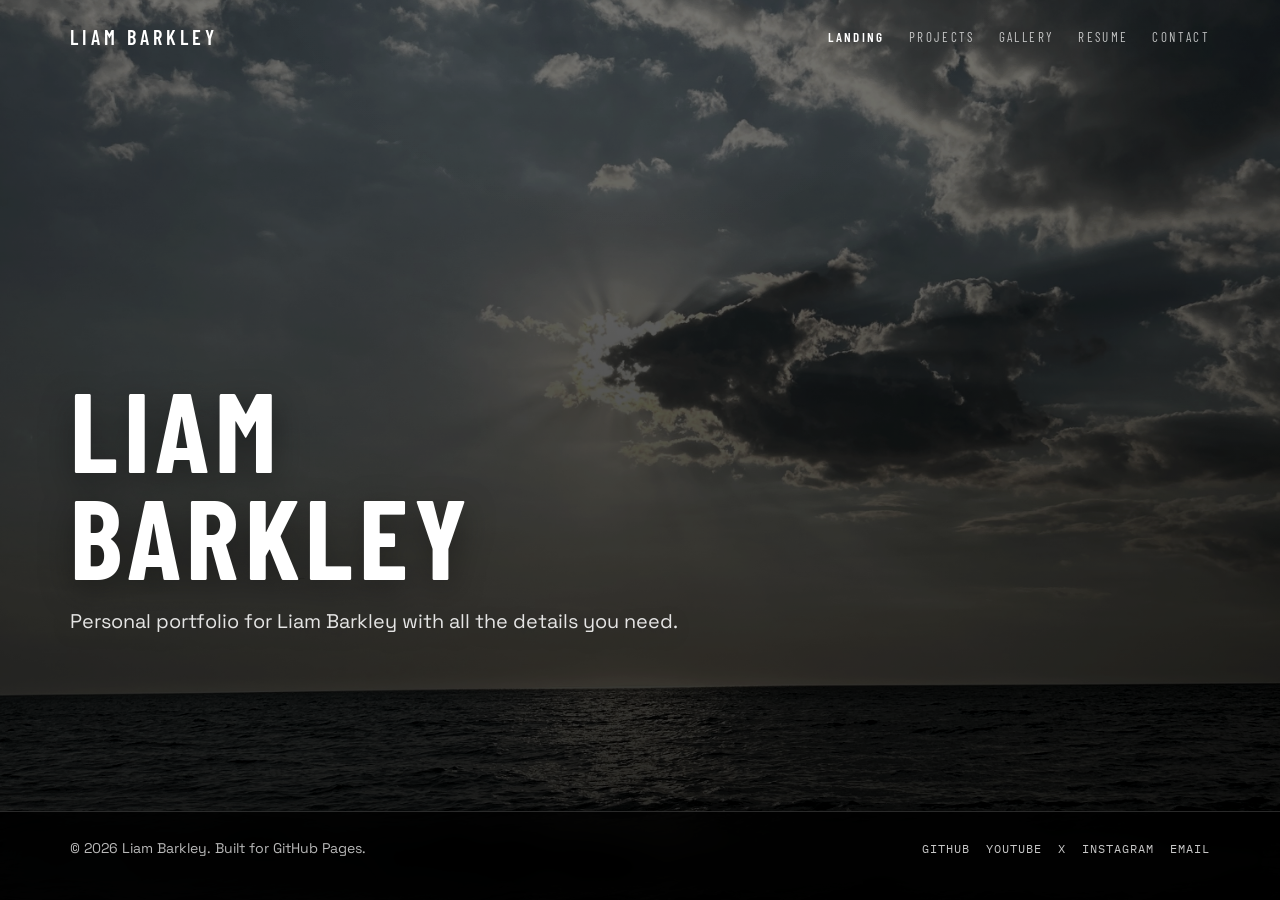
<file: index.html>
<!doctype html>
<html lang="en">
  <head>
    <!-- Google tag (gtag.js) -->
    <script async src="https://www.googletagmanager.com/gtag/js?id=G-2MLG3DEK7Q"></script>
    <script>
      window.dataLayer = window.dataLayer || [];
      function gtag(){dataLayer.push(arguments);}
      gtag('js', new Date());

      gtag('config', 'G-2MLG3DEK7Q');
    </script>
    <meta charset="utf-8">
    <meta name="viewport" content="width=device-width, initial-scale=1">
    <title>Liam Barkley | Portfolio</title>
    <meta name="description" content="Engineering portfolio for Liam Barkley with project deep dives, resume, and contact details.">
    <link rel="preconnect" href="https://fonts.googleapis.com">
    <link rel="preconnect" href="https://fonts.gstatic.com" crossorigin>
    <link href="https://fonts.googleapis.com/css2?family=Barlow+Condensed:wght@400;500;600;700&family=IBM+Plex+Mono:wght@400;500&family=Space+Grotesk:wght@400;500;600&display=swap" rel="stylesheet">
    <link rel="stylesheet" href="assets/css/styles.css?v=20260801-9">
  </head>
  <body class="home-page">
    <header class="site-header">
      <div class="container header-wrap">
        <a class="brand" href="#home">Liam Barkley</a>
        <button class="menu-toggle" data-menu-toggle type="button" aria-label="Toggle menu" aria-expanded="false">
          <span class="menu-toggle-icon" aria-hidden="true"></span>
        </button>
        <nav class="nav-links" data-nav-links>
          <a href="index.html">Landing</a>
          <a href="projects.html">Projects</a>
          <a href="gallery.html">Gallery</a>
          <a href="resume.html">Resume</a>
          <a href="contact.html">Contact</a>
        </nav>
      </div>
    </header>

    <main>
      <section class="hero" id="home">
        <div class="container hero-grid">
          <h1 class="hero-title" data-reveal>
            LIAM<br>
            BARKLEY
          </h1>
          <p class="hero-subtitle" data-reveal>
            Personal portfolio for Liam Barkley with all the details you need.
          </p>
        </div>
      </section>

    </main>

    <footer class="site-footer">
      <div class="container footer-inner">
        <p>
          © <span data-year></span> <span data-owner-name>Liam Barkley</span>. Built for GitHub Pages.
        </p>
        <nav class="footer-socials" aria-label="Social links">
          <a data-owner-github-link href="https://github.com/lbarks27" target="_blank" rel="noreferrer">GitHub</a>
          <a data-owner-youtube-link href="https://www.youtube.com/@lbarks27" target="_blank" rel="noreferrer">YouTube</a>
          <a data-owner-x-link href="https://x.com/lbarks27" target="_blank" rel="noreferrer">X</a>
          <a data-owner-instagram-link href="https://www.instagram.com/lbarks27/" target="_blank" rel="noreferrer">Instagram</a>
          <a data-owner-email-link href="mailto:barkley.liam.m@gmail.com">Email</a>
        </nav>
      </div>
    </footer>

    <script src="assets/js/content-loader.js?v=20260801-4"></script>
    <script src="assets/js/main.js?v=20260728-17"></script>
  </body>
</html>
</file>
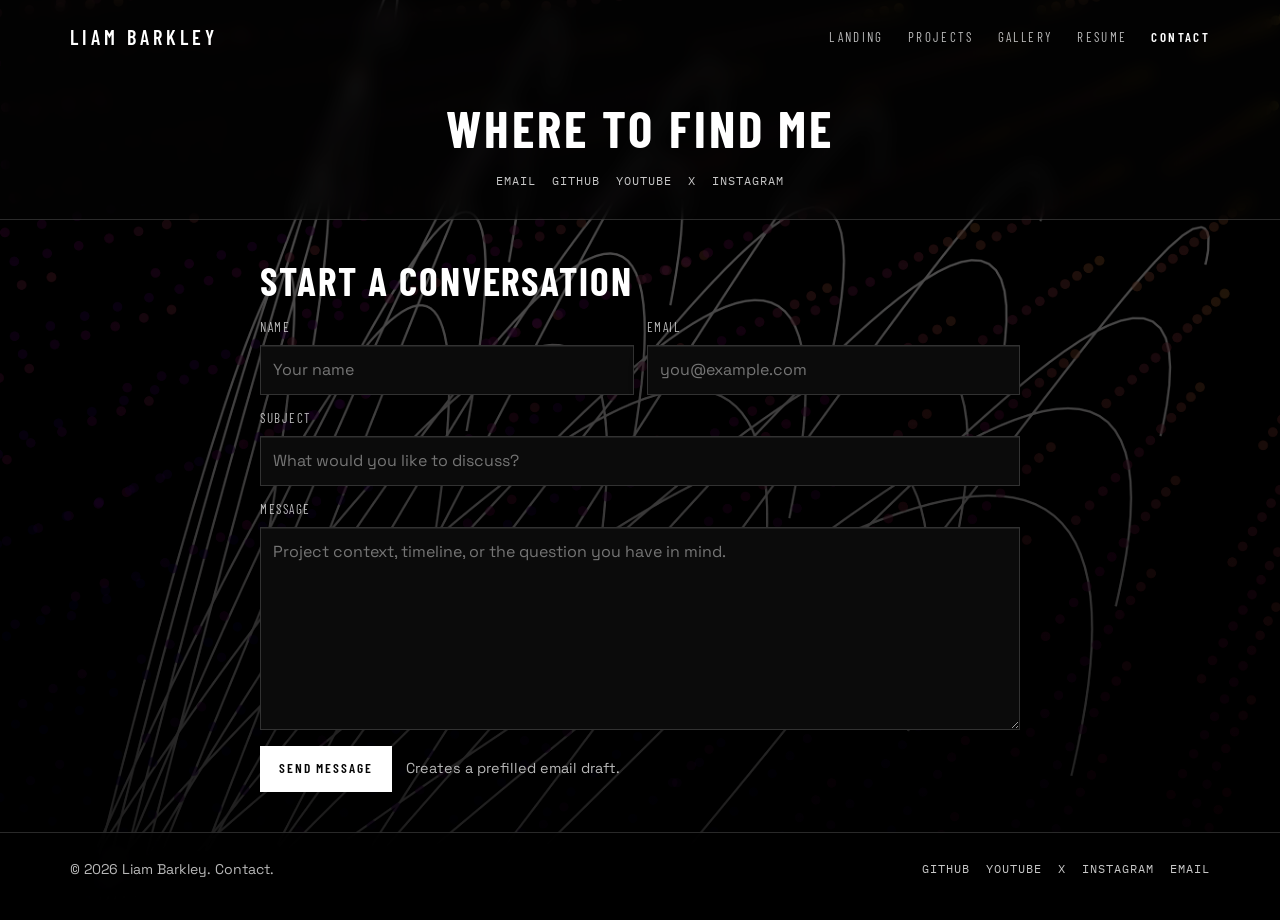
<file: contact.html>
<!doctype html>
<html lang="en">
  <head>
    <!-- Google tag (gtag.js) -->
    <script async src="https://www.googletagmanager.com/gtag/js?id=G-2MLG3DEK7Q"></script>
    <script>
      window.dataLayer = window.dataLayer || [];
      function gtag(){dataLayer.push(arguments);}
      gtag('js', new Date());

      gtag('config', 'G-2MLG3DEK7Q');
    </script>
    <meta charset="utf-8">
    <meta name="viewport" content="width=device-width, initial-scale=1">
    <title>Contact | Liam Barkley</title>
    <meta name="description" content="Contact links for Liam Barkley.">
    <link rel="preconnect" href="https://fonts.googleapis.com">
    <link rel="preconnect" href="https://fonts.gstatic.com" crossorigin>
    <link href="https://fonts.googleapis.com/css2?family=Barlow+Condensed:wght@400;500;600;700&family=IBM+Plex+Mono:wght@400;500&family=Space+Grotesk:wght@400;500;600&display=swap" rel="stylesheet">
    <link rel="stylesheet" href="assets/css/styles.css?v=20260801-9">
  </head>
  <body class="contact-page">
    <header class="site-header">
      <div class="container header-wrap">
        <a class="brand" href="index.html#home">Liam Barkley</a>
        <button class="menu-toggle" data-menu-toggle type="button" aria-label="Toggle menu" aria-expanded="false">
          <span class="menu-toggle-icon" aria-hidden="true"></span>
        </button>
        <nav class="nav-links" data-nav-links>
          <a href="index.html">Landing</a>
          <a href="projects.html">Projects</a>
          <a href="gallery.html">Gallery</a>
          <a href="resume.html">Resume</a>
          <a href="contact.html">Contact</a>
        </nav>
      </div>
    </header>

    <main class="project-shell">
      <section class="contact-find-banner" aria-labelledby="contact-find-title">
        <div class="container contact-find-banner-inner">
          <h1 class="contact-find-title" id="contact-find-title">Where To Find Me</h1>
          <nav class="contact-banner-links" aria-label="Social and contact links">
            <a class="contact-banner-link" data-owner-email-link href="mailto:barkley.liam.m@gmail.com">Email</a>
            <a class="contact-banner-link" data-owner-github-link href="https://github.com/lbarks27" target="_blank" rel="noreferrer">GitHub</a>
            <a class="contact-banner-link" data-owner-youtube-link href="https://www.youtube.com/@lbarks27" target="_blank" rel="noreferrer">YouTube</a>
            <a class="contact-banner-link" data-owner-x-link href="https://x.com/lbarks27" target="_blank" rel="noreferrer">X</a>
            <a class="contact-banner-link" data-owner-instagram-link href="https://www.instagram.com/lbarks27/" target="_blank" rel="noreferrer">Instagram</a>
          </nav>
        </div>
      </section>

      <section class="section contact-section">
        <div class="container">
          <div class="contact-form-shell" data-reveal>
            <h2 class="contact-heading">Start A Conversation</h2>
            <form class="contact-form" data-contact-form action="mailto:barkley.liam.m@gmail.com" method="post" enctype="text/plain">
              <div class="contact-form-grid">
                <label class="form-field">
                  <span>Name</span>
                  <input name="name" type="text" autocomplete="name" placeholder="Your name" required>
                </label>
                <label class="form-field">
                  <span>Email</span>
                  <input name="email" type="email" autocomplete="email" placeholder="you@example.com" required>
                </label>
                <label class="form-field form-field-full">
                  <span>Subject</span>
                  <input name="subject" type="text" autocomplete="off" placeholder="What would you like to discuss?" required>
                </label>
                <label class="form-field form-field-full">
                  <span>Message</span>
                  <textarea name="message" rows="7" placeholder="Project context, timeline, or the question you have in mind." required></textarea>
                </label>
              </div>
              <div class="contact-form-actions">
                <button class="btn btn-primary" type="submit">Send Message</button>
                <p class="contact-form-note" data-contact-form-status aria-live="polite">Creates a prefilled email draft.</p>
              </div>
            </form>
          </div>
        </div>
      </section>
    </main>

    <footer class="site-footer">
      <div class="container footer-inner">
        <p>
          © <span data-year></span> <span data-owner-name>Liam Barkley</span>. Contact.
        </p>
        <nav class="footer-socials" aria-label="Social links">
          <a data-owner-github-link href="https://github.com/lbarks27" target="_blank" rel="noreferrer">GitHub</a>
          <a data-owner-youtube-link href="https://www.youtube.com/@lbarks27" target="_blank" rel="noreferrer">YouTube</a>
          <a data-owner-x-link href="https://x.com/lbarks27" target="_blank" rel="noreferrer">X</a>
          <a data-owner-instagram-link href="https://www.instagram.com/lbarks27/" target="_blank" rel="noreferrer">Instagram</a>
          <a data-owner-email-link href="mailto:barkley.liam.m@gmail.com">Email</a>
        </nav>
      </div>
    </footer>

    <script src="assets/js/content-loader.js?v=20260728-17"></script>
    <script src="assets/js/main.js?v=20260728-17"></script>
  </body>
</html>
</file>
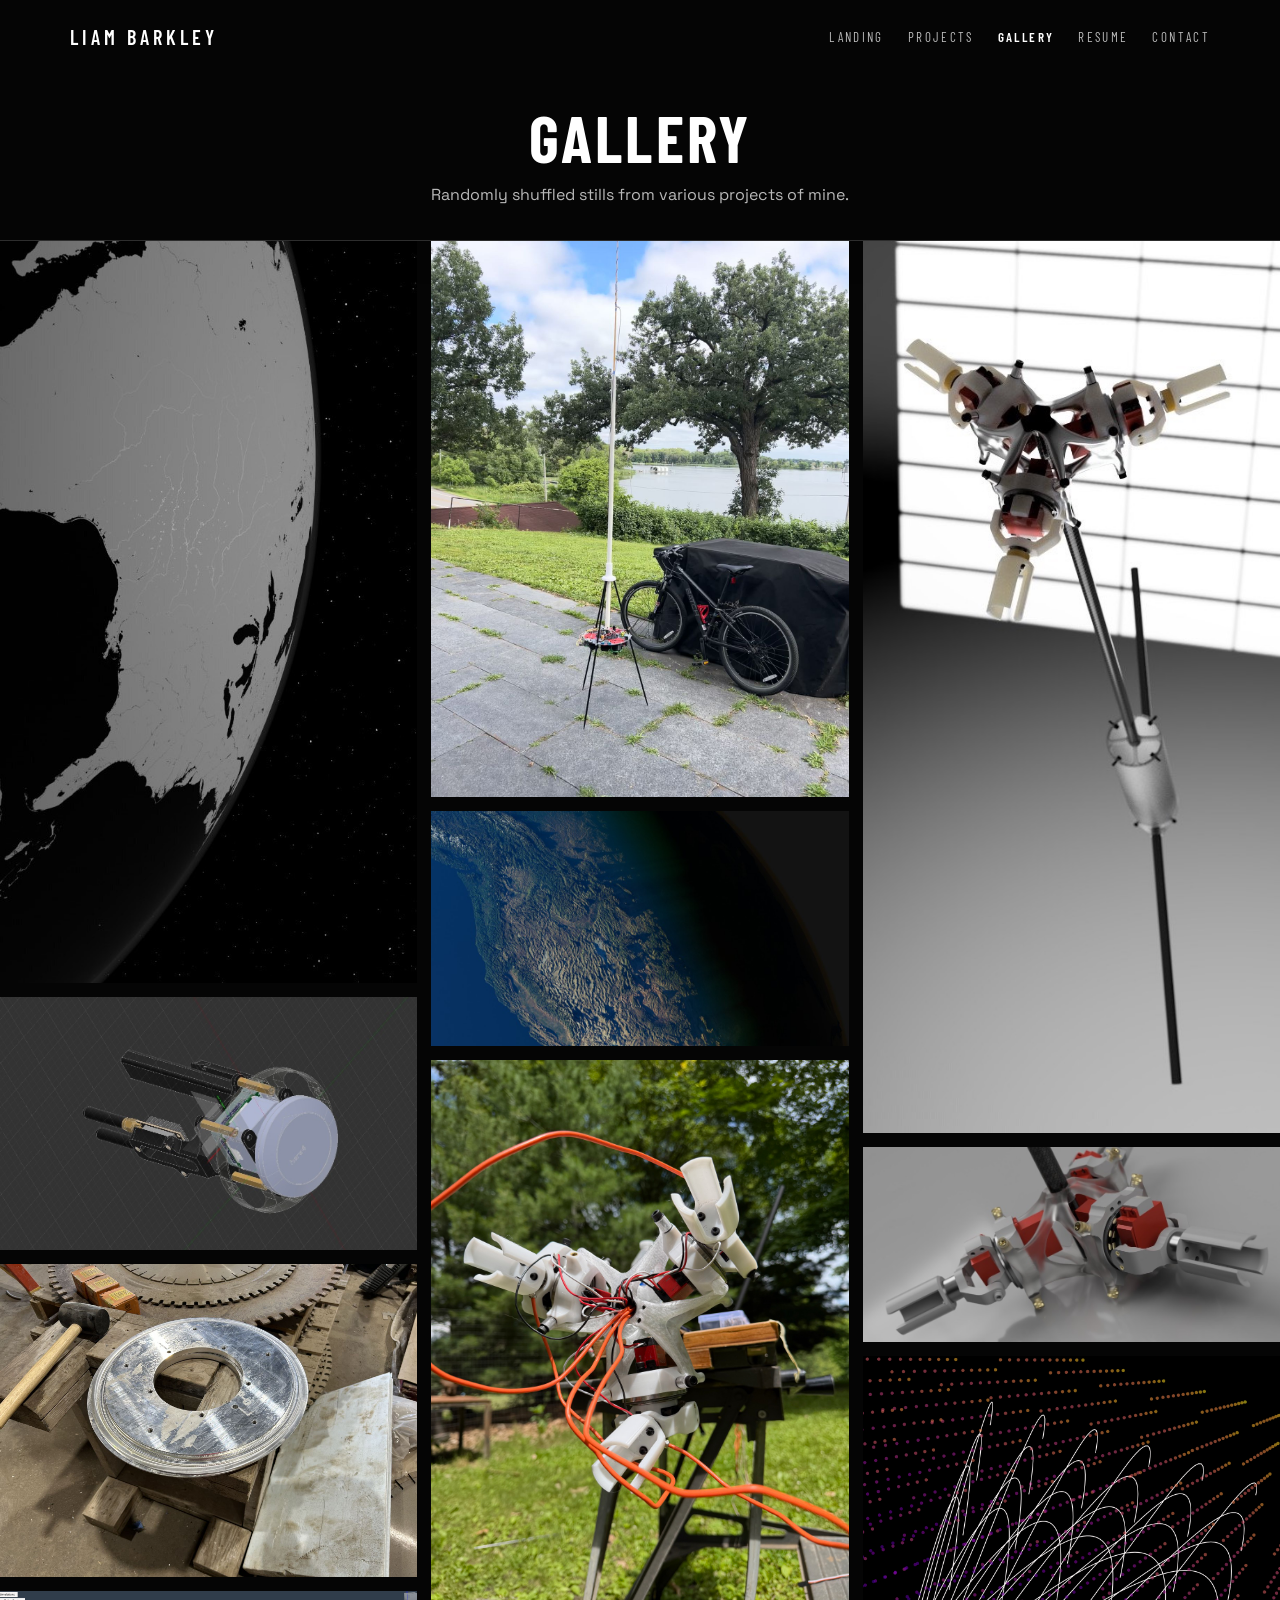
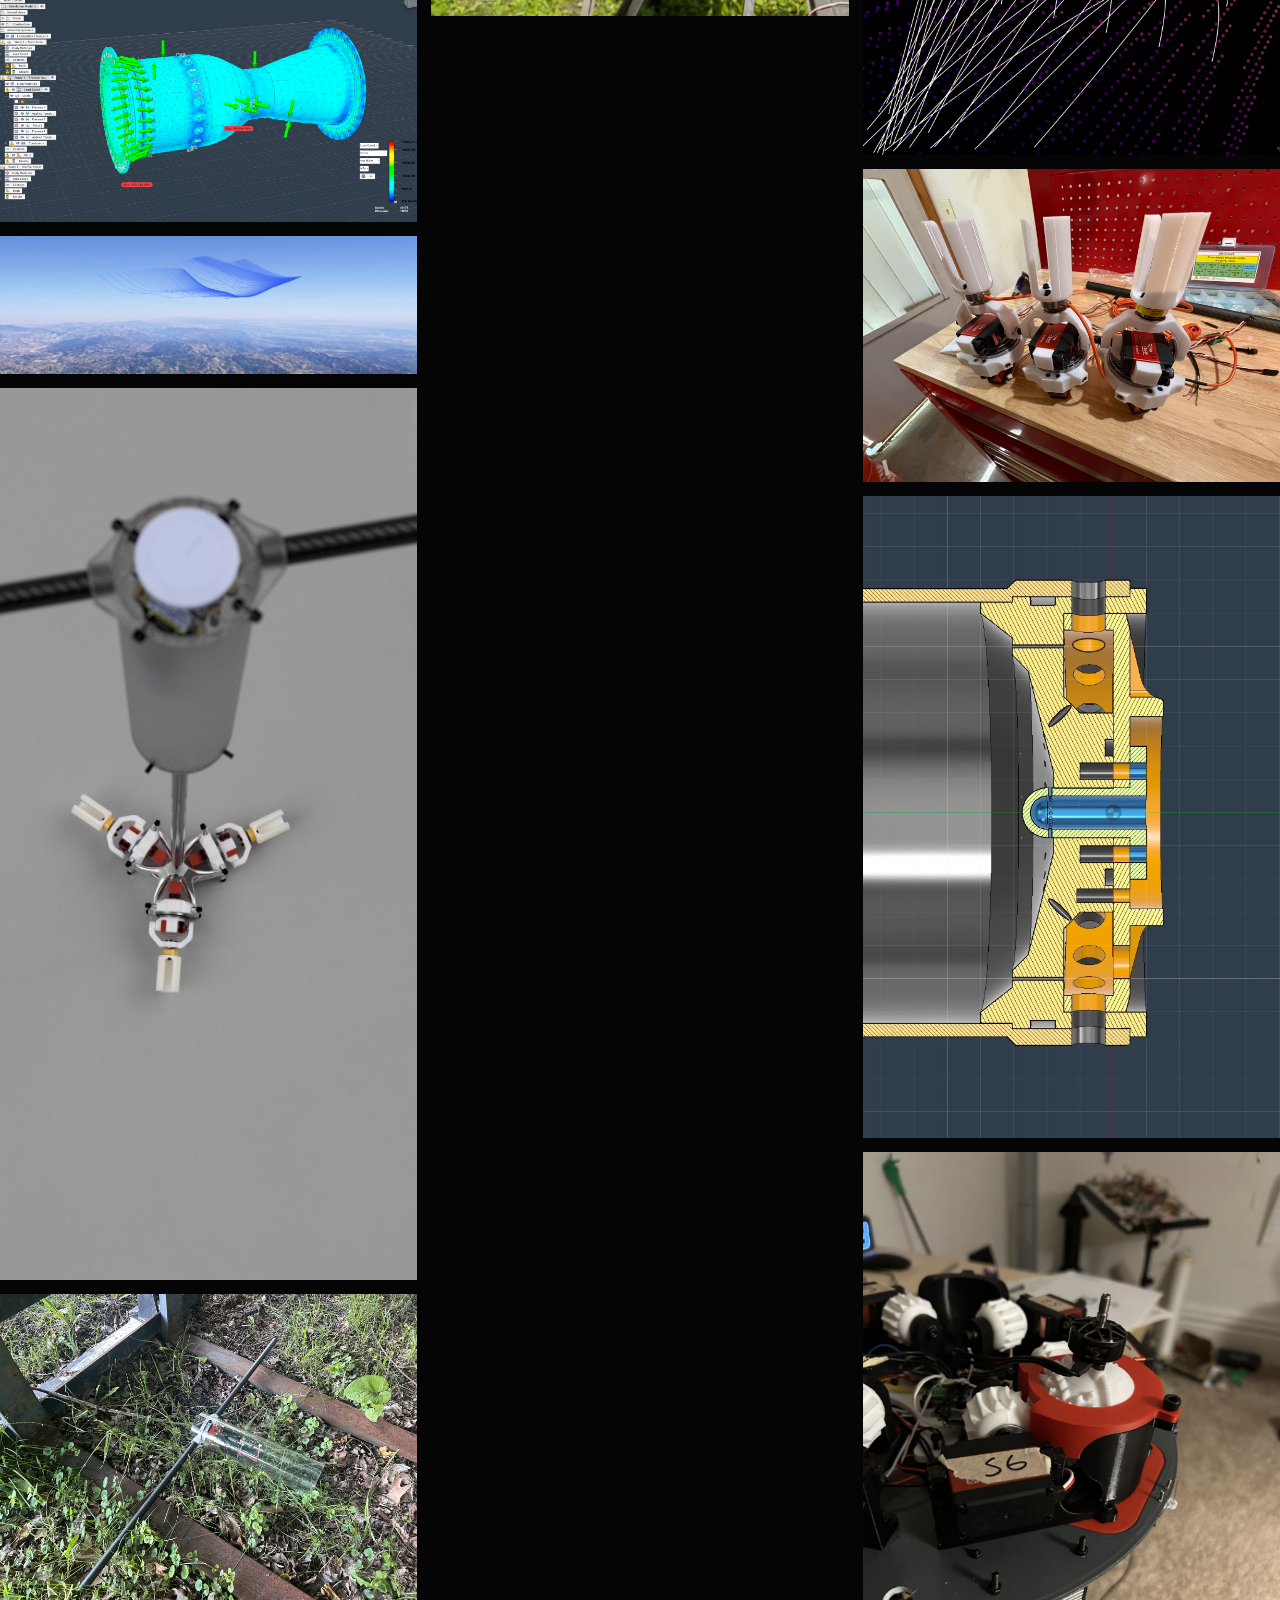
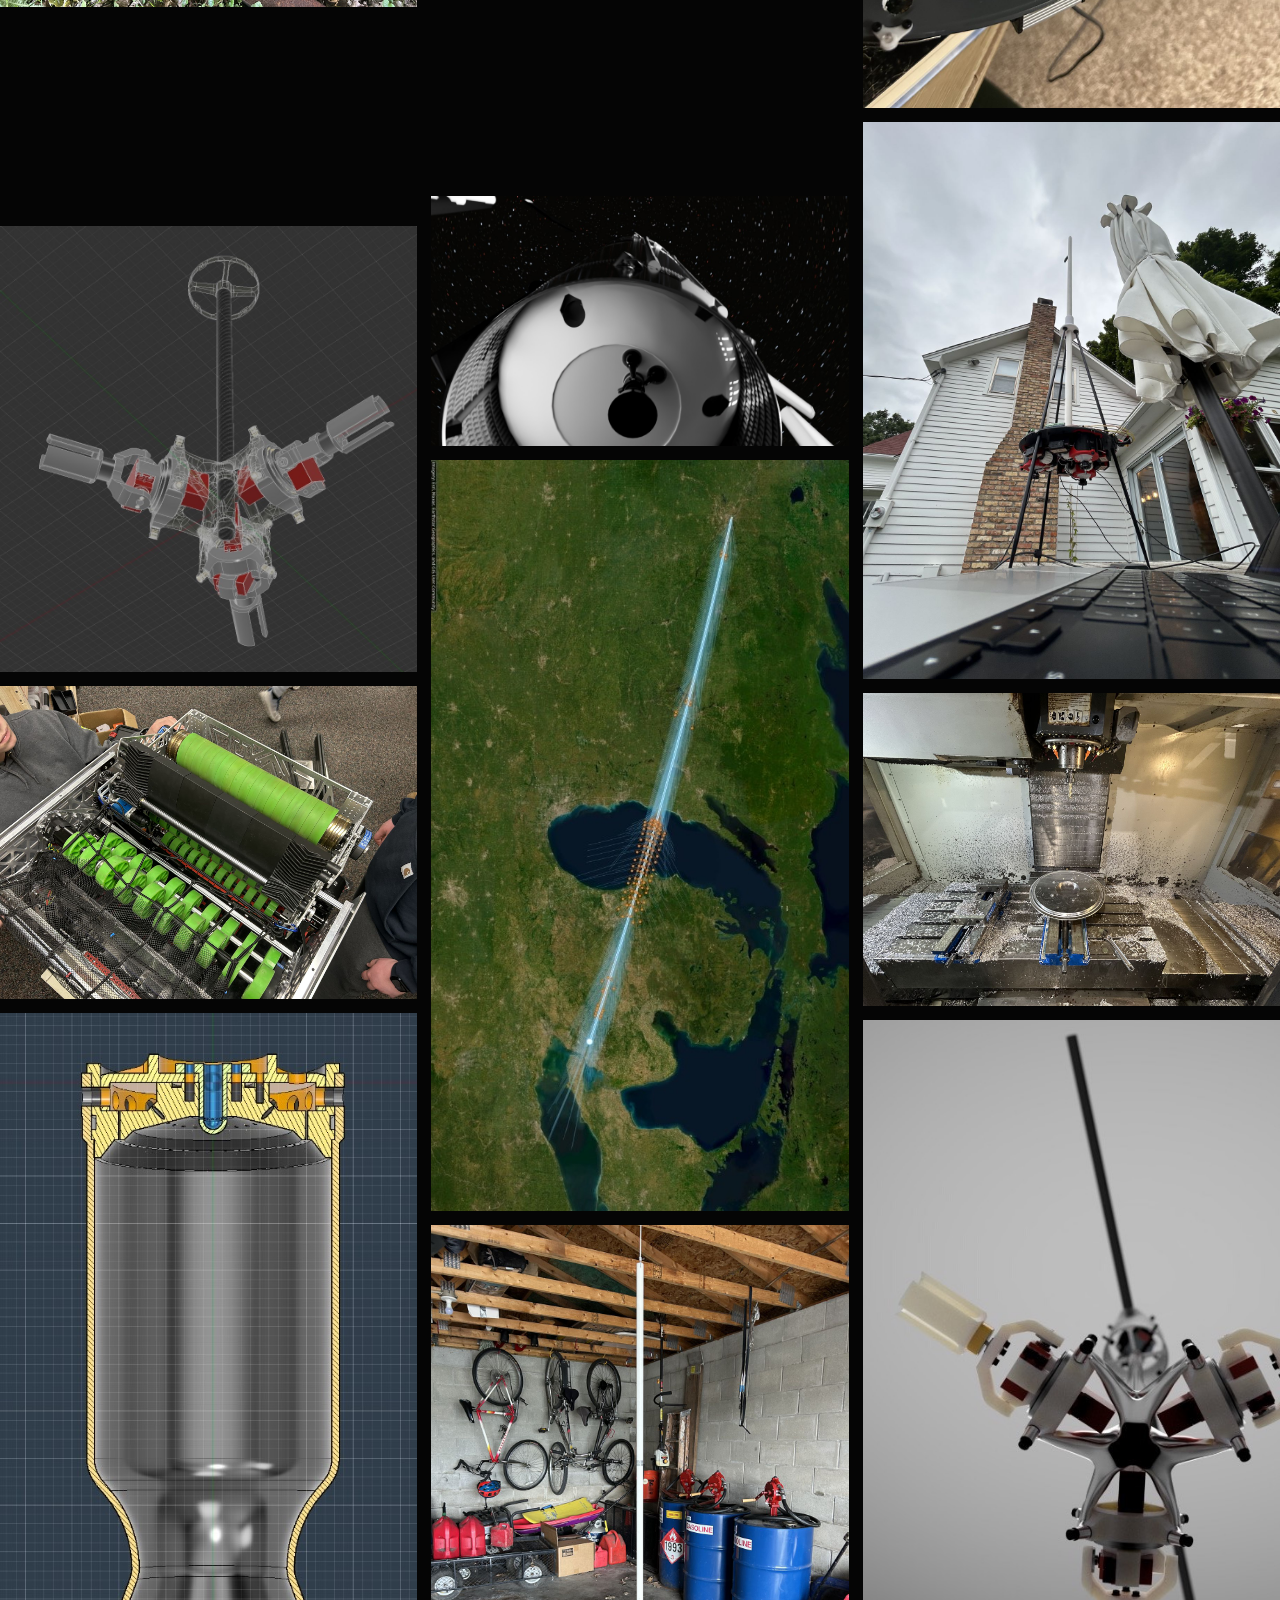
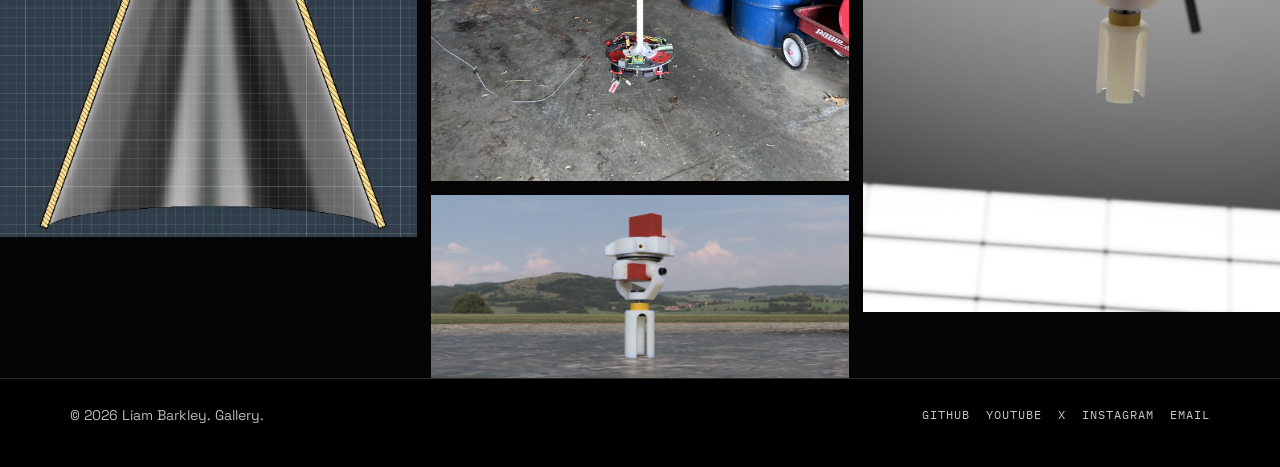
<file: gallery.html>
<!doctype html>
<html lang="en">
  <head>
    <!-- Google tag (gtag.js) -->
    <script async src="https://www.googletagmanager.com/gtag/js?id=G-2MLG3DEK7Q"></script>
    <script>
      window.dataLayer = window.dataLayer || [];
      function gtag(){dataLayer.push(arguments);}
      gtag('js', new Date());

      gtag('config', 'G-2MLG3DEK7Q');
    </script>
    <meta charset="utf-8">
    <meta name="viewport" content="width=device-width, initial-scale=1">
    <title>Gallery | Liam Barkley</title>
    <meta name="description" content="Image gallery for Liam Barkley's engineering portfolio.">
    <link rel="preconnect" href="https://fonts.googleapis.com">
    <link rel="preconnect" href="https://fonts.gstatic.com" crossorigin>
    <link href="https://fonts.googleapis.com/css2?family=Barlow+Condensed:wght@400;500;600;700&family=IBM+Plex+Mono:wght@400;500&family=Space+Grotesk:wght@400;500;600&display=swap" rel="stylesheet">
    <link rel="stylesheet" href="assets/css/styles.css?v=20260801-9">
  </head>
  <body>
    <header class="site-header">
      <div class="container header-wrap">
        <a class="brand" href="index.html#home">Liam Barkley</a>
        <button class="menu-toggle" data-menu-toggle type="button" aria-label="Toggle menu" aria-expanded="false">
          <span class="menu-toggle-icon" aria-hidden="true"></span>
        </button>
        <nav class="nav-links" data-nav-links>
          <a href="index.html">Landing</a>
          <a href="projects.html">Projects</a>
          <a href="gallery.html">Gallery</a>
          <a href="resume.html">Resume</a>
          <a href="contact.html">Contact</a>
        </nav>
      </div>
    </header>

    <main class="project-shell">
      <section class="blog-hero">
        <div class="container">
          <h1 class="blog-title" data-reveal>Gallery</h1>
          <p class="project-tagline" data-reveal>
            Randomly shuffled stills from various projects of mine.
          </p>
        </div>
      </section>

      <section class="section gallery-section">
        <div class="container">
          <div class="gallery-grid">
            <figure class="gallery-item" data-reveal>
              <img src="assets/images/gallery/processed/img-1409.jpg" alt="Gallery photo IMG 1409" width="1600" height="1200" loading="eager" decoding="async">
            </figure>
            <figure class="gallery-item" data-reveal>
              <img src="assets/images/gallery/processed/img-1431.jpg" alt="Gallery photo IMG 1431" width="1600" height="1200" loading="eager" decoding="async">
            </figure>
            <figure class="gallery-item" data-reveal>
              <img src="assets/images/gallery/processed/img-1504.jpg" alt="Gallery photo IMG 1504" width="1200" height="1600" loading="lazy" decoding="async">
            </figure>
            <figure class="gallery-item" data-reveal>
              <img src="assets/images/gallery/processed/img-1549.jpg" alt="Gallery photo IMG 1549" width="1200" height="1600" loading="lazy" decoding="async">
            </figure>
            <figure class="gallery-item" data-reveal>
              <img src="assets/images/gallery/processed/img-1553.jpg" alt="Gallery photo IMG 1553" width="1200" height="1600" loading="lazy" decoding="async">
            </figure>
            <figure class="gallery-item" data-reveal>
              <img src="assets/images/gallery/processed/img-2382.jpg" alt="Gallery photo IMG 2382" width="1200" height="1600" loading="lazy" decoding="async">
            </figure>
            <figure class="gallery-item" data-reveal>
              <img src="assets/images/gallery/processed/img-2388-1.jpg" alt="Gallery photo IMG 2388" width="1600" height="1200" loading="lazy" decoding="async">
            </figure>
            <figure class="gallery-item" data-reveal>
              <img src="assets/images/gallery/processed/img-2392-2.jpg" alt="Gallery photo IMG 2392" width="1600" height="1200" loading="lazy" decoding="async">
            </figure>
            <figure class="gallery-item" data-reveal>
              <img src="assets/images/gallery/processed/img-2505.jpg" alt="Gallery photo IMG 2505" width="1600" height="1200" loading="lazy" decoding="async">
            </figure>
            <figure class="gallery-item" data-reveal>
              <img src="assets/images/gallery/processed/img-1386.jpg" alt="Gallery photo IMG 1386" width="1200" height="1600" loading="lazy" decoding="async">
            </figure>
            <figure class="gallery-item" data-reveal>
              <img src="assets/images/gallery/lite-ray-tracer.png" alt="Lite ray tracer rendered scene" width="1352" height="1294" loading="lazy" decoding="async">
            </figure>
            <figure class="gallery-item" data-reveal>
              <img src="assets/images/gallery/eight-bit-breadboard.jpg" alt="Eight bit breadboard computer project" width="1086" height="724" loading="lazy" decoding="async">
            </figure>
            <figure class="gallery-item" data-reveal>
              <img src="assets/images/gallery/liquid-fueled-engine.png" alt="Liquid fueled engine project image" width="1600" height="885" loading="lazy" decoding="async">
            </figure>
            <figure class="gallery-item" data-reveal>
              <img src="assets/images/gallery/injector-cross-section.jpg" alt="CAD cross-section of injector assembly" width="666" height="1024" loading="lazy" decoding="async">
            </figure>
            <figure class="gallery-item" data-reveal>
              <img src="assets/images/gallery/rocket-engine-cross-section.jpg" alt="CAD cross-section of rocket engine nozzle and combustion chamber" width="519" height="1024" loading="lazy" decoding="async">
            </figure>
            <figure class="gallery-item" data-reveal>
              <img src="assets/images/gallery/tvc-hub-assembly.jpg" alt="CAD model of three-arm thrust vector control hub assembly" width="958" height="1024" loading="lazy" decoding="async">
            </figure>
            <figure class="gallery-item" data-reveal>
              <img src="assets/images/gallery/here4-gps-assembly.jpg" alt="CAD render of Here4 GPS module assembly" width="1024" height="623" loading="lazy" decoding="async">
            </figure>
            <figure class="gallery-item" data-reveal>
              <img src="assets/images/gallery/spacecraft-render.jpg" alt="Spacecraft render from below against a starfield" width="1000" height="600" loading="lazy" decoding="async">
            </figure>
            <figure class="gallery-item" data-reveal>
              <img src="assets/images/gallery/data-earth-north-america.jpg" alt="Orbital view of North America in grayscale" width="576" height="1024" loading="lazy" decoding="async">
            </figure>
            <figure class="gallery-item" data-reveal>
              <img src="assets/images/gallery/tv3-hub-render.jpg" alt="Rendered three-arm mechanical hub with servo actuators" width="1024" height="479" loading="lazy" decoding="async">
            </figure>
            <figure class="gallery-item" data-reveal>
              <img src="assets/images/gallery/coastline-from-orbit.jpg" alt="Mountainous coastline viewed from orbit at terminator" width="1024" height="576" loading="lazy" decoding="async">
            </figure>
            <figure class="gallery-item" data-reveal>
              <img src="assets/images/gallery/tvc-gimbal-render.jpg" alt="Two-axis gimbal assembly rendered outdoors" width="1024" height="448" loading="lazy" decoding="async">
            </figure>
            <figure class="gallery-item" data-reveal>
              <img src="assets/images/gallery/great-lakes-trajectory.jpg" alt="Great Lakes trajectory data visualization overlay" width="569" height="1024" loading="lazy" decoding="async">
            </figure>
            <figure class="gallery-item" data-reveal>
              <img src="assets/images/gallery/tv3-hub-perspective.jpg" alt="Perspective render of TV3 hub assembly with carbon fiber shaft" width="479" height="1024" loading="lazy" decoding="async">
            </figure>
            <figure class="gallery-item" data-reveal>
              <img src="assets/images/gallery/engine-interior-cone.jpg" alt="Looking up into a ribbed engine interior with central white cone" width="1024" height="576" loading="lazy" decoding="async">
            </figure>
            <figure class="gallery-item" data-reveal>
              <img src="assets/images/gallery/tv3-hub-closeup.jpg" alt="Close-up render of three-arm TV3 hub with red actuators" width="479" height="1024" loading="lazy" decoding="async">
            </figure>
            <figure class="gallery-item" data-reveal>
              <img src="assets/images/gallery/tv3-hub-top-view.jpg" alt="Top-down render of TV3 hub assembly along central shaft" width="479" height="1024" loading="lazy" decoding="async">
            </figure>
            <figure class="gallery-item" data-reveal>
              <img src="assets/images/gallery/trajectory-mesh-landscape.jpg" alt="Blue trajectory mesh overlay above arid mountain landscape" width="1024" height="337" loading="lazy" decoding="async">
            </figure>
            <figure class="gallery-item" data-reveal>
              <img src="assets/images/gallery/geospatial-trajectory-overlay.jpg" alt="Geospatial visualization with red markers and blue trajectory fan" width="1024" height="470" loading="lazy" decoding="async">
            </figure>
            <figure class="gallery-item" data-reveal>
              <img src="assets/images/gallery/processed/img-0031.jpg" alt="Two electromechanical assemblies on a workbench with red pegboard" width="1600" height="1200" loading="lazy" decoding="async">
            </figure>
            <figure class="gallery-item" data-reveal>
              <img src="assets/images/gallery/processed/img-0044.jpg" alt="Three servo gimbal assemblies lined up on a workbench" width="1600" height="1200" loading="lazy" decoding="async">
            </figure>
            <figure class="gallery-item" data-reveal>
              <img src="assets/images/gallery/processed/img-0058.jpg" alt="Assembled three-arm TV3 hub with wiring outdoors" width="1200" height="1600" loading="lazy" decoding="async">
            </figure>
          </div>
        </div>
      </section>
    </main>

    <footer class="site-footer">
      <div class="container footer-inner">
        <p>
          © <span data-year></span> <span data-owner-name>Liam Barkley</span>. Gallery.
        </p>
        <nav class="footer-socials" aria-label="Social links">
          <a data-owner-github-link href="https://github.com/lbarks27" target="_blank" rel="noreferrer">GitHub</a>
          <a data-owner-youtube-link href="https://www.youtube.com/@lbarks27" target="_blank" rel="noreferrer">YouTube</a>
          <a data-owner-x-link href="https://x.com/lbarks27" target="_blank" rel="noreferrer">X</a>
          <a data-owner-instagram-link href="https://www.instagram.com/lbarks27/" target="_blank" rel="noreferrer">Instagram</a>
          <a data-owner-email-link href="mailto:barkley.liam.m@gmail.com">Email</a>
        </nav>
      </div>
    </footer>

    <script src="assets/js/content-loader.js?v=20260728-17"></script>
    <script src="assets/js/main.js?v=20260801-3"></script>
  </body>
</html>
</file>
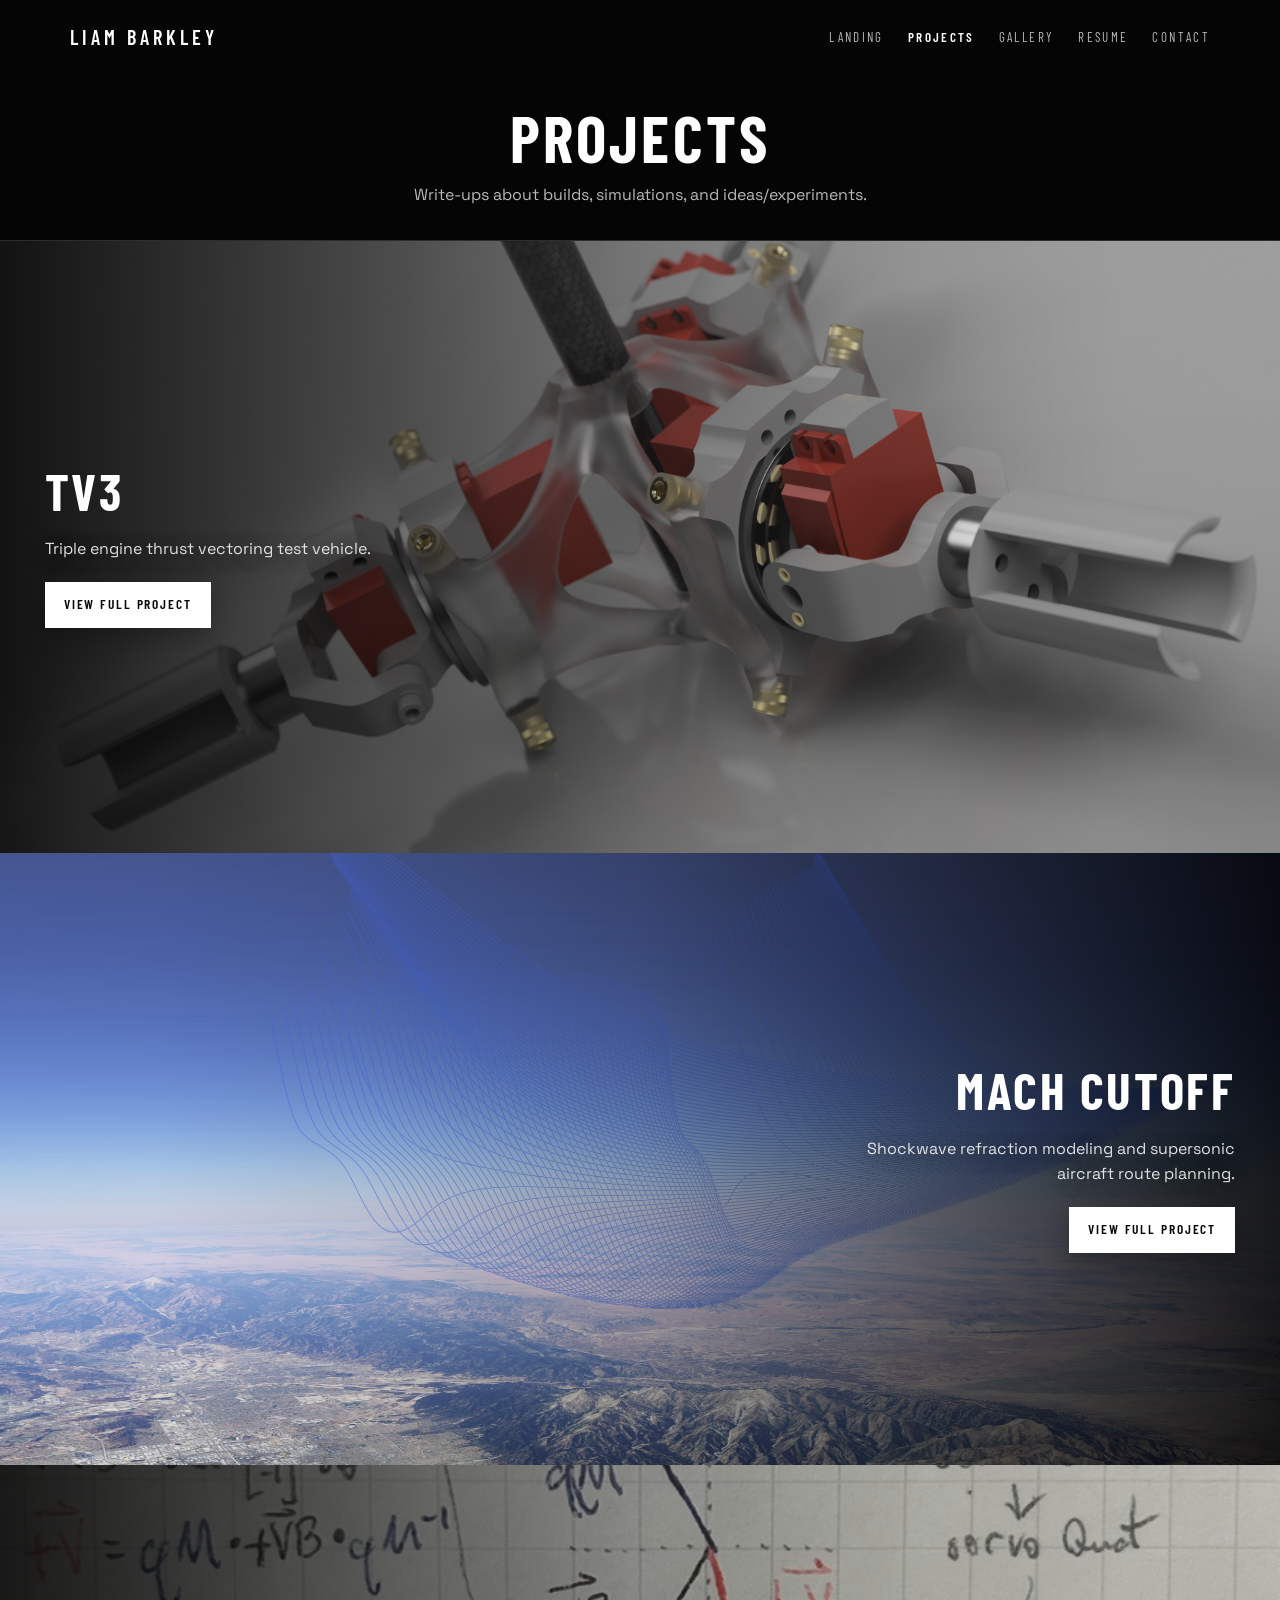
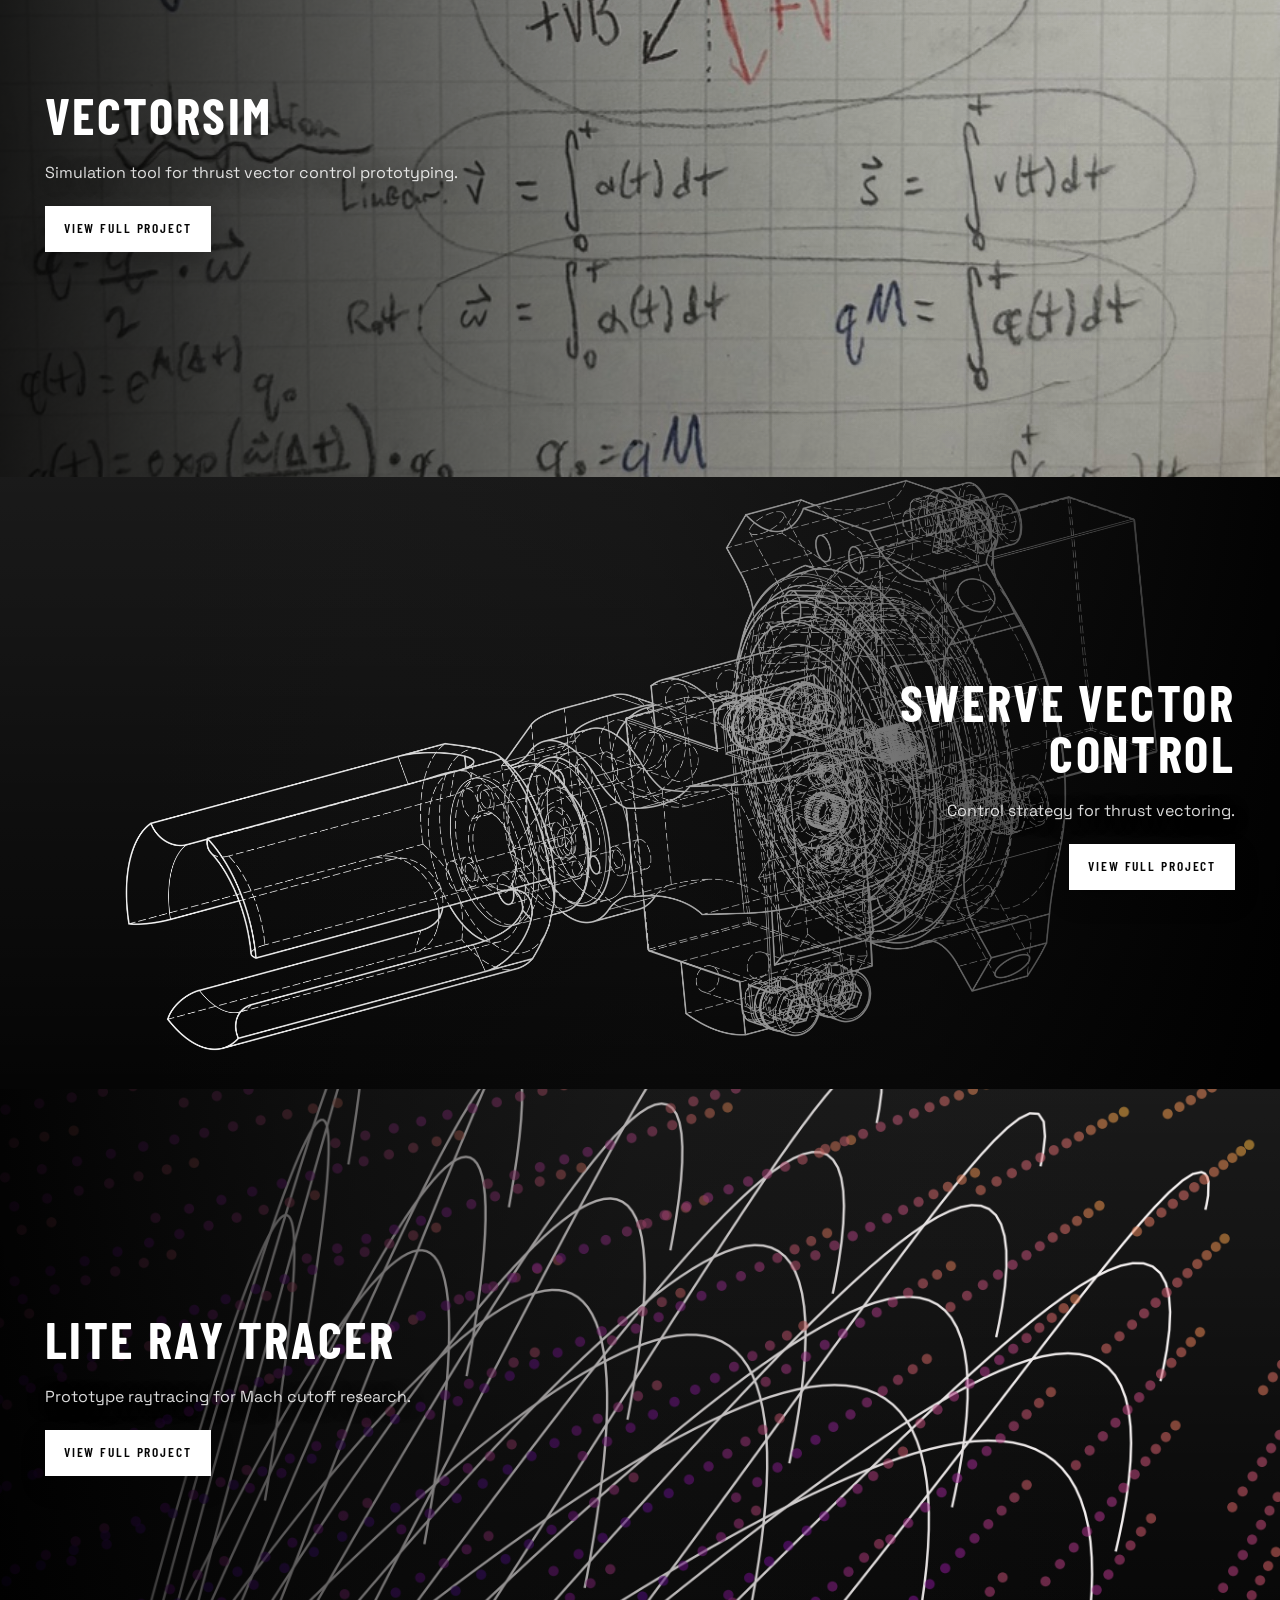
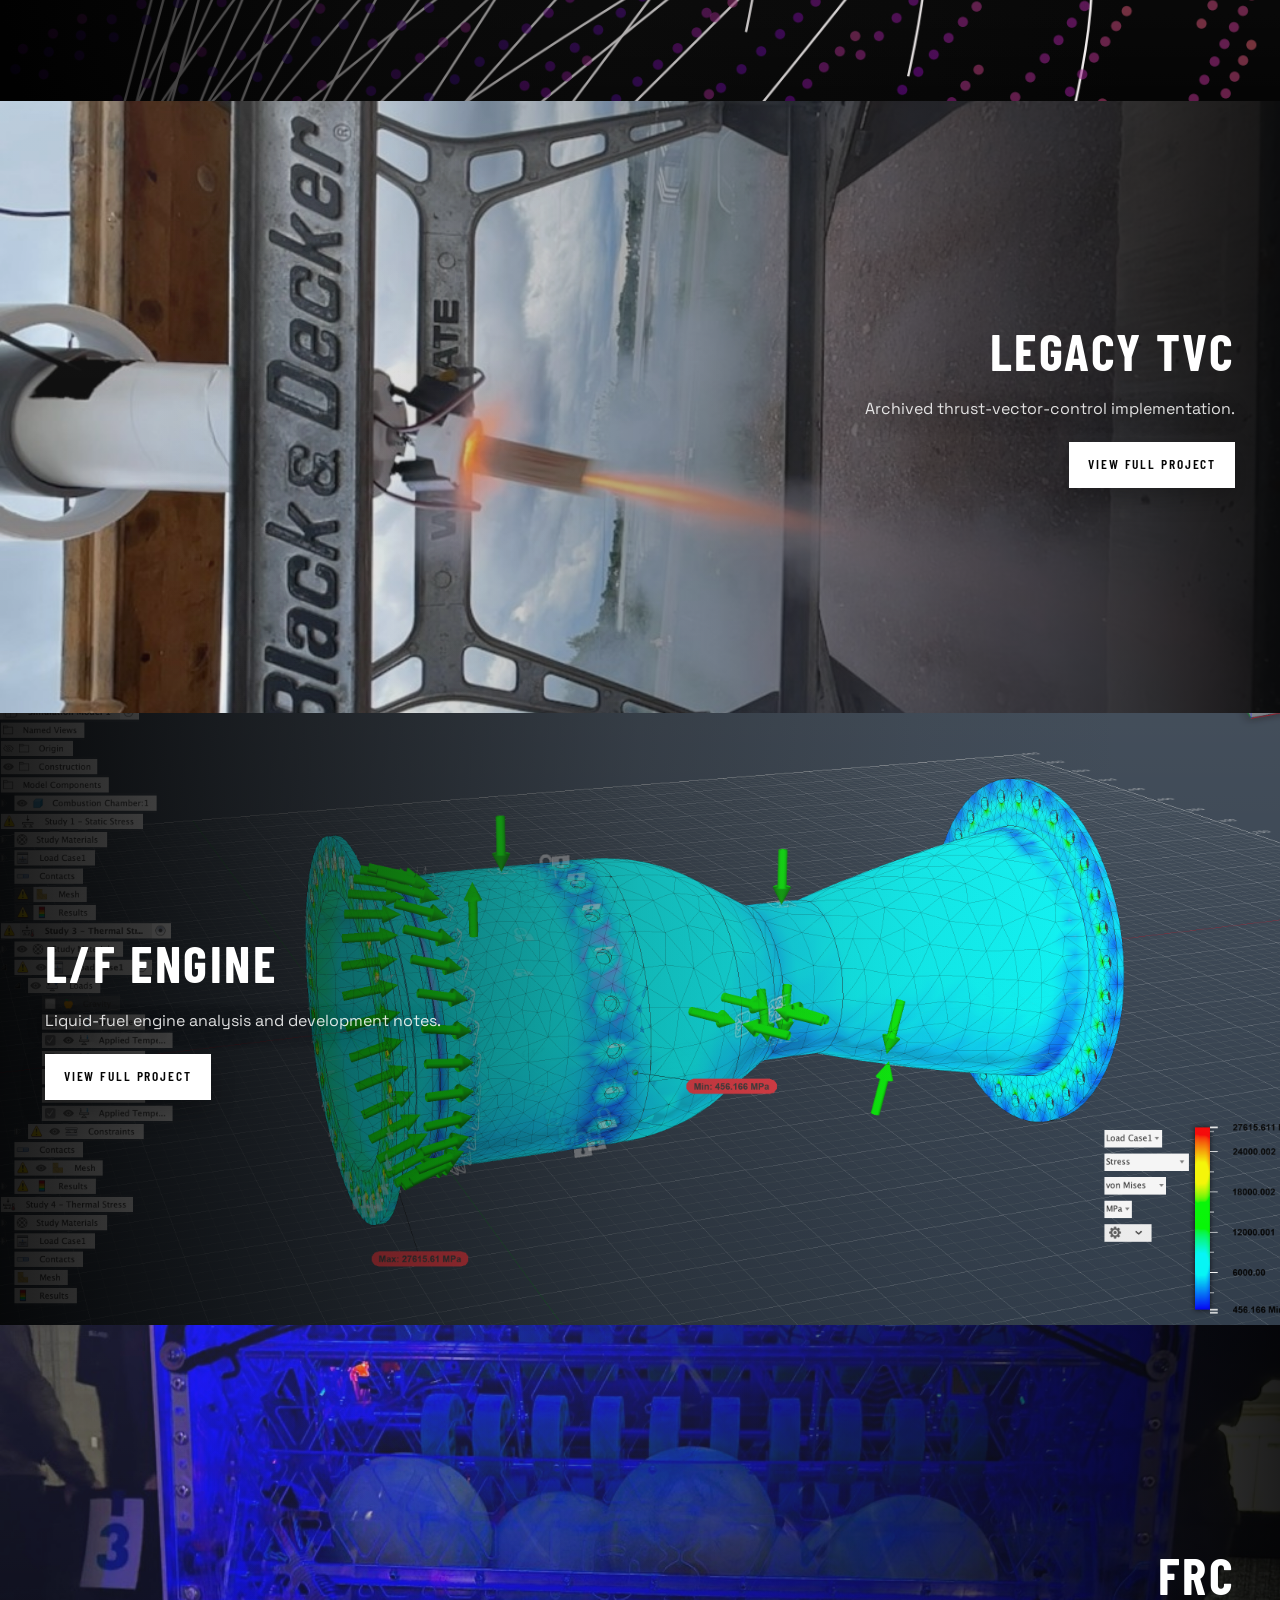
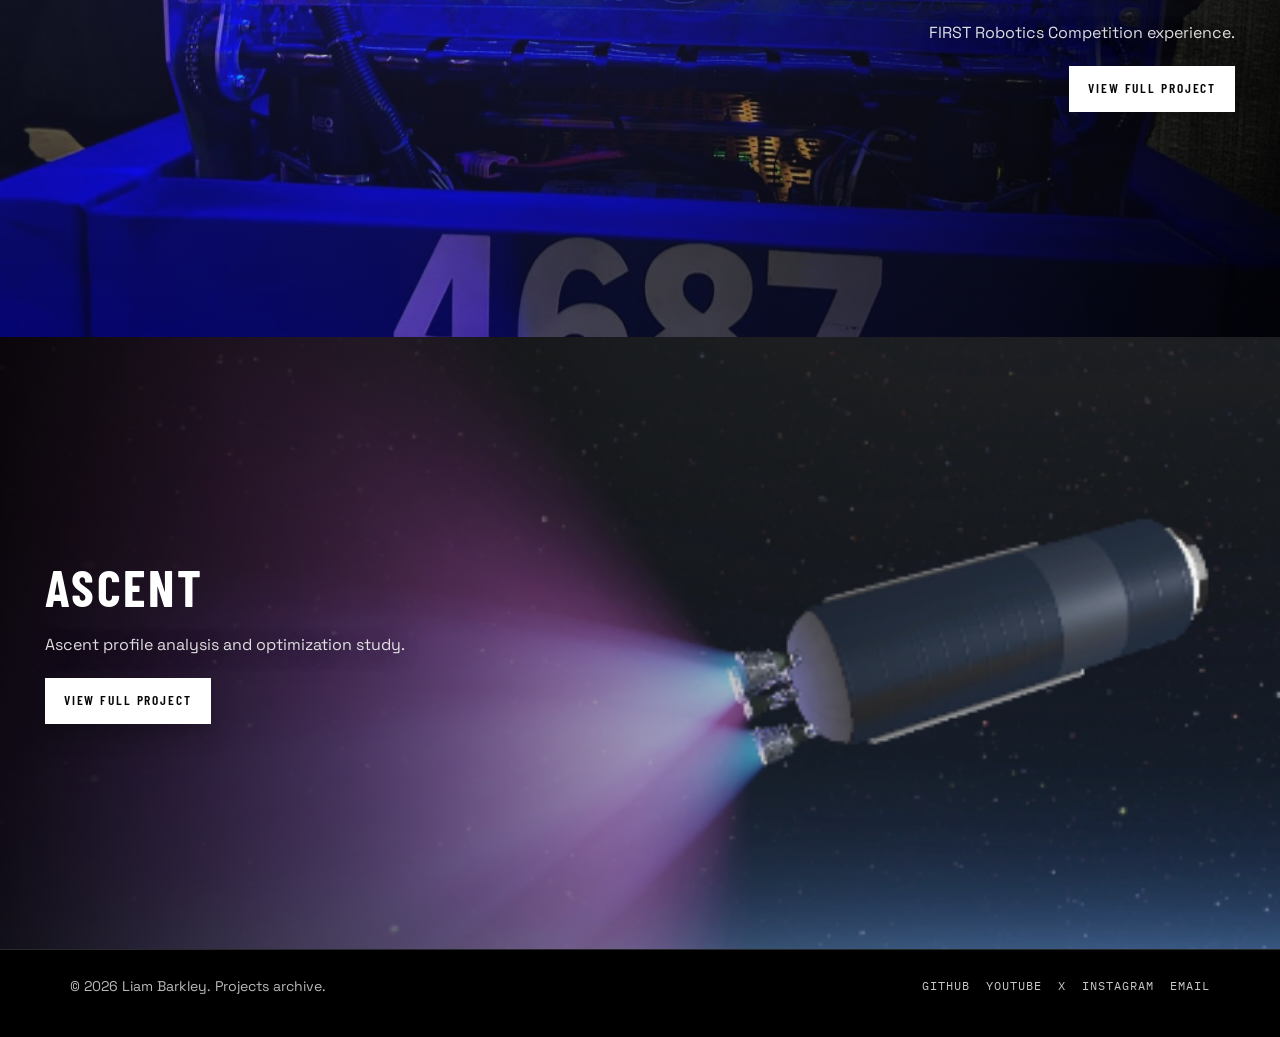
<file: projects.html>
<!doctype html>
<html lang="en">
  <head>
    <!-- Google tag (gtag.js) -->
    <script async src="https://www.googletagmanager.com/gtag/js?id=G-2MLG3DEK7Q"></script>
    <script>
      window.dataLayer = window.dataLayer || [];
      function gtag(){dataLayer.push(arguments);}
      gtag('js', new Date());

      gtag('config', 'G-2MLG3DEK7Q');
    </script>
    <meta charset="utf-8">
    <meta name="viewport" content="width=device-width, initial-scale=1">
    <title>Projects | Liam Barkley</title>
    <meta name="description" content="Project deep dives for Liam Barkley: controls, simulation, systems engineering builds with notes and results.">
    <link rel="preconnect" href="https://fonts.googleapis.com">
    <link rel="preconnect" href="https://fonts.gstatic.com" crossorigin>
    <link href="https://fonts.googleapis.com/css2?family=Barlow+Condensed:wght@400;500;600;700&family=IBM+Plex+Mono:wght@400;500&family=Space+Grotesk:wght@400;500;600&display=swap" rel="stylesheet">
    <link rel="stylesheet" href="assets/css/styles.css?v=20260801-14">
  </head>
  <body>
    <header class="site-header">
      <div class="container header-wrap">
        <a class="brand" href="index.html#home">Liam Barkley</a>
        <button class="menu-toggle" data-menu-toggle type="button" aria-label="Toggle menu" aria-expanded="false">
          <span class="menu-toggle-icon" aria-hidden="true"></span>
        </button>
        <nav class="nav-links" data-nav-links>
          <a href="index.html">Landing</a>
          <a href="projects.html">Projects</a>
          <a href="gallery.html">Gallery</a>
          <a href="resume.html">Resume</a>
          <a href="contact.html">Contact</a>
        </nav>
      </div>
    </header>

    <main class="blog-shell">
      <section class="blog-hero">
        <div class="container">
          <h1 class="blog-title" data-reveal>Projects</h1>
          <p class="project-tagline" data-reveal>
            Write-ups about builds, simulations, and ideas/experiments.
          </p>
        </div>
      </section>

      <section class="section projects-list-section">
        <div class="container">
          <div class="blog-list" data-projects-root></div>
        </div>
      </section>
    </main>

    <footer class="site-footer">
      <div class="container footer-inner">
        <p>
          © <span data-year></span> <span data-owner-name>Liam Barkley</span>. Projects archive.
        </p>
        <nav class="footer-socials" aria-label="Social links">
          <a data-owner-github-link href="https://github.com/lbarks27" target="_blank" rel="noreferrer">GitHub</a>
          <a data-owner-youtube-link href="https://www.youtube.com/@lbarks27" target="_blank" rel="noreferrer">YouTube</a>
          <a data-owner-x-link href="https://x.com/lbarks27" target="_blank" rel="noreferrer">X</a>
          <a data-owner-instagram-link href="https://www.instagram.com/lbarks27/" target="_blank" rel="noreferrer">Instagram</a>
          <a data-owner-email-link href="mailto:barkley.liam.m@gmail.com">Email</a>
        </nav>
      </div>
    </footer>

    <script src="assets/js/content-loader.js?v=20260801-4"></script>
    <script src="assets/js/main.js?v=20260728-17"></script>
    <script src="assets/js/projects.js?v=20260801-7"></script>
  </body>
</html>
</file>
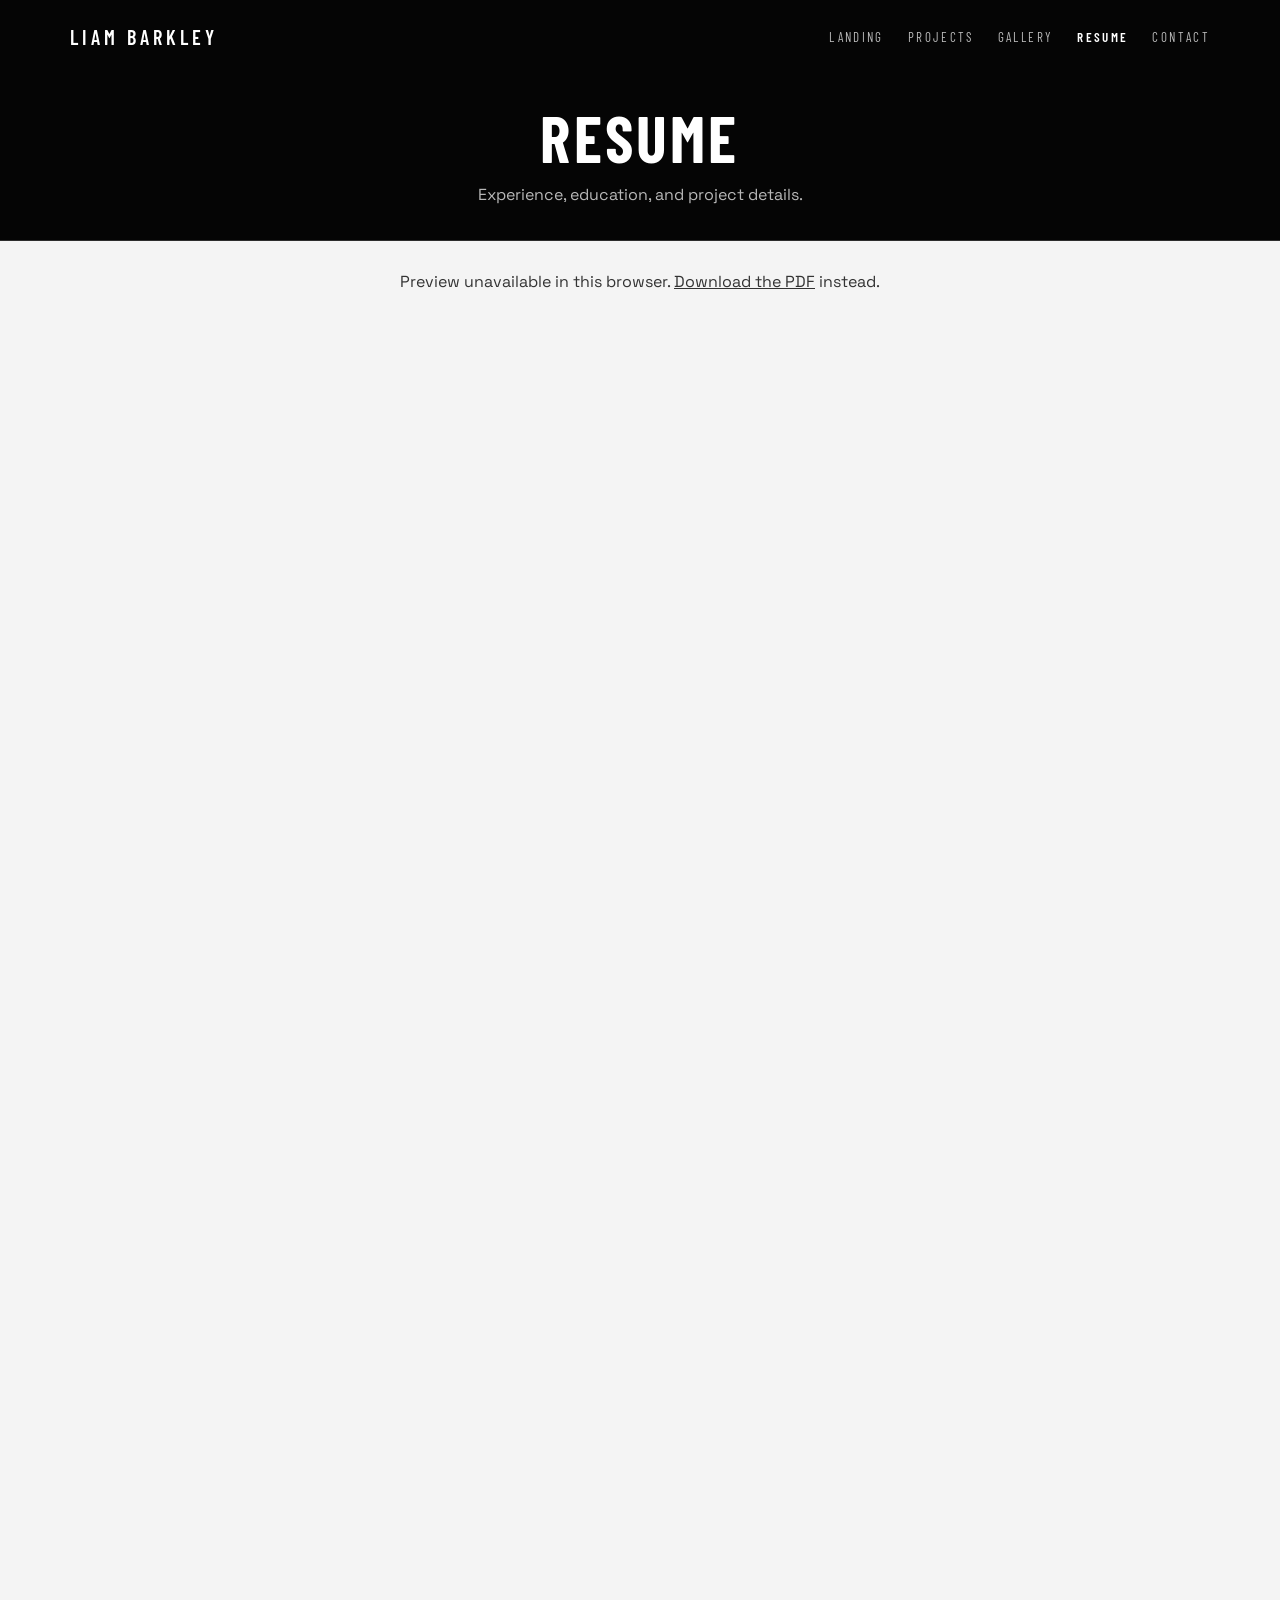
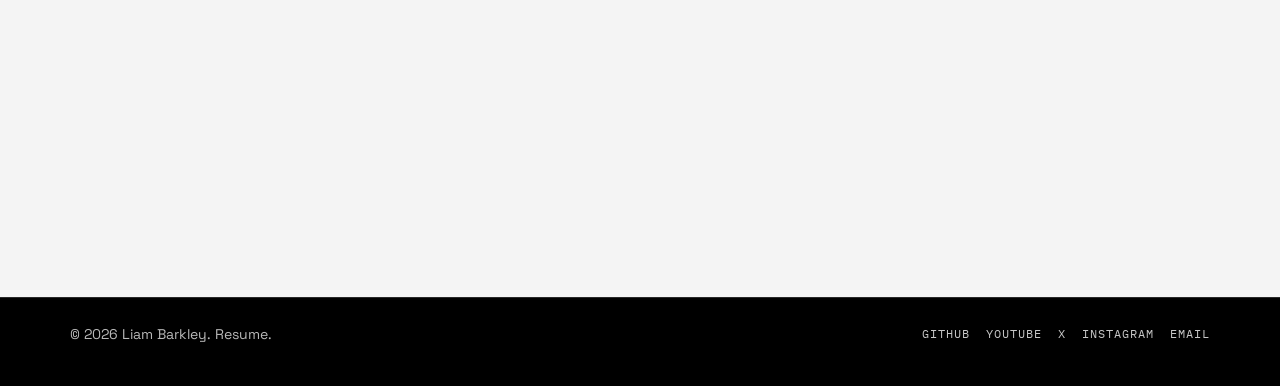
<file: resume.html>
<!doctype html>
<html lang="en">
  <head>
    <!-- Google tag (gtag.js) -->
    <script async src="https://www.googletagmanager.com/gtag/js?id=G-2MLG3DEK7Q"></script>
    <script>
      window.dataLayer = window.dataLayer || [];
      function gtag(){dataLayer.push(arguments);}
      gtag('js', new Date());

      gtag('config', 'G-2MLG3DEK7Q');
    </script>
    <meta charset="utf-8">
    <meta name="viewport" content="width=device-width, initial-scale=1">
    <title>Resume | Liam Barkley</title>
    <meta name="description" content="Download Liam Barkley's resume PDF.">
    <link rel="preconnect" href="https://fonts.googleapis.com">
    <link rel="preconnect" href="https://fonts.gstatic.com" crossorigin>
    <link href="https://fonts.googleapis.com/css2?family=Barlow+Condensed:wght@400;500;600;700&family=IBM+Plex+Mono:wght@400;500&family=Space+Grotesk:wght@400;500;600&display=swap" rel="stylesheet">
    <link rel="stylesheet" href="assets/css/styles.css?v=20260801-9">
  </head>
  <body class="resume-page">
    <header class="site-header">
      <div class="container header-wrap">
        <a class="brand" href="index.html#home">Liam Barkley</a>
        <button class="menu-toggle" data-menu-toggle type="button" aria-label="Toggle menu" aria-expanded="false">
          <span class="menu-toggle-icon" aria-hidden="true"></span>
        </button>
        <nav class="nav-links" data-nav-links>
          <a href="index.html">Landing</a>
          <a href="projects.html">Projects</a>
          <a href="gallery.html">Gallery</a>
          <a href="resume.html">Resume</a>
          <a href="contact.html">Contact</a>
        </nav>
      </div>
    </header>

    <main class="project-shell">
      <section class="blog-hero">
        <div class="container">
          <h1 class="blog-title" data-reveal>Resume</h1>
          <p class="project-tagline" data-reveal>
            Experience, education, and project details.
          </p>
        </div>
      </section>

      <section class="section resume-section">
        <div class="resume-preview">
          <object
            class="resume-preview-frame"
            data="assets/resume/Liam_Barkley_Resume.pdf#view=FitH"
            type="application/pdf"
            aria-label="Resume PDF preview"
          >
            <p class="resume-preview-fallback">
              Preview unavailable in this browser.
              <a href="assets/resume/Liam_Barkley_Resume.pdf" download="Liam_Barkley_Resume.pdf">Download the PDF</a>
              instead.
            </p>
          </object>
        </div>
      </section>
    </main>

    <footer class="site-footer">
      <div class="container footer-inner">
        <p>
          © <span data-year></span> <span data-owner-name>Liam Barkley</span>. Resume.
        </p>
        <nav class="footer-socials" aria-label="Social links">
          <a data-owner-github-link href="https://github.com/lbarks27" target="_blank" rel="noreferrer">GitHub</a>
          <a data-owner-youtube-link href="https://www.youtube.com/@lbarks27" target="_blank" rel="noreferrer">YouTube</a>
          <a data-owner-x-link href="https://x.com/lbarks27" target="_blank" rel="noreferrer">X</a>
          <a data-owner-instagram-link href="https://www.instagram.com/lbarks27/" target="_blank" rel="noreferrer">Instagram</a>
          <a data-owner-email-link href="mailto:barkley.liam.m@gmail.com">Email</a>
        </nav>
      </div>
    </footer>

    <script src="assets/js/content-loader.js?v=20260728-17"></script>
    <script src="assets/js/main.js?v=20260728-17"></script>
  </body>
</html>
</file>
<file: assets/css/styles.css>
:root {
  --bg: #050505;
  --bg-soft: #101010;
  --bg-panel: linear-gradient(145deg, rgba(0, 0, 0, 0.9), rgba(18, 18, 18, 0.72));
  --bg-panel-soft: linear-gradient(145deg, rgba(8, 8, 8, 0.82), rgba(28, 28, 28, 0.58));
  --ink: #ffffff;
  --muted: #b8b8b8;
  --line: rgba(255, 255, 255, 0.16);
  --line-strong: rgba(255, 255, 255, 0.3);
  --surface: rgba(255, 255, 255, 0.045);
  --accent: #ffffff;
  --accent-soft: rgba(255, 255, 255, 0.72);
  --cool-accent: #ffffff;
  --warm-accent: #ffffff;
  --danger-accent: #ffffff;
  --max-width: 1140px;
  --header-height: 74px;
  --radius-sm: 0;
  --radius-md: 0;
  --glass-blur: 12px;
  --panel-shadow:
    0 18px 46px rgba(0, 0, 0, 0.34),
    inset 0 1px 0 rgba(255, 255, 255, 0.08);
  --bg-parallax-y: 0px;
  --bg-image-y: 50%;
}

* {
  box-sizing: border-box;
}

html,
body {
  margin: 0;
  padding: 0;
  scroll-behavior: smooth;
}

body {
  position: relative;
  display: flex;
  flex-direction: column;
  font-family: "Space Grotesk", sans-serif;
  background:
    radial-gradient(circle at 50% -20%, rgba(255, 255, 255, 0.07), transparent 34rem),
    var(--bg);
  color: var(--ink);
  line-height: 1.6;
  min-height: 100vh;
  min-height: 100svh;
  isolation: isolate;
}

body > header,
body > main,
body > footer {
  position: relative;
  z-index: 1;
}

body > main {
  flex: 1 0 auto;
}

body > footer {
  flex-shrink: 0;
}

body.home-page::after {
  content: "";
  position: fixed;
  inset: 0;
  pointer-events: none;
  z-index: 0;
  opacity: 0.9;
  background:
    linear-gradient(180deg, rgba(0, 0, 0, 0.36) 0%, rgba(0, 0, 0, 0.56) 55%, rgba(0, 0, 0, 0.78) 100%),
    url("../images/user-background-ocean.jpeg") center var(--bg-image-y) / cover no-repeat;
  filter: saturate(0.46) contrast(108%) brightness(0.78);
  mix-blend-mode: normal;
  will-change: background-position;
}

body.contact-page::after {
  content: "";
  position: fixed;
  inset: 0;
  pointer-events: none;
  z-index: 0;
  opacity: 0.9;
  background:
    linear-gradient(180deg, rgba(0, 0, 0, 0.42) 0%, rgba(0, 0, 0, 0.62) 55%, rgba(0, 0, 0, 0.82) 100%),
    url("../images/lite-ray-tracer-overlay.png") center / cover no-repeat;
  filter: saturate(0.7) contrast(108%) brightness(0.72);
  mix-blend-mode: normal;
}

a {
  color: inherit;
  text-decoration: none;
}

button,
input,
textarea {
  font: inherit;
}

:focus-visible {
  outline: 2px solid rgba(255, 255, 255, 0.92);
  outline-offset: 4px;
}

img {
  max-width: 100%;
  display: block;
}

.container {
  width: min(var(--max-width), 92vw);
  margin: 0 auto;
}

.section {
  padding: 72px 0;
}

.section[id],
.section-subsection[id],
.anchor-alias[id],
.hero[id] {
  scroll-margin-top: calc(var(--header-height) + 18px);
}

.anchor-alias {
  display: block;
  height: 0;
  overflow: hidden;
  position: relative;
  top: calc((var(--header-height) + 18px) * -1);
}

.front-page-divider {
  width: min(var(--max-width), 92vw);
  height: 1px;
  margin: 0 auto;
  background: linear-gradient(90deg, transparent, rgba(255, 255, 255, 0.5), transparent);
  box-shadow: 0 0 28px rgba(255, 255, 255, 0.14);
}

.section-kicker {
  font-family: "Barlow Condensed", sans-serif;
  letter-spacing: 0.24em;
  text-transform: uppercase;
  font-size: 0.84rem;
  color: var(--accent-soft);
  margin: 0 0 10px;
}

.section-header {
  display: grid;
  gap: 0;
  max-width: 760px;
}

.section-title {
  margin: 0 0 14px;
  font-size: clamp(1.8rem, 4.6vw, 3rem);
  line-height: 1.1;
  font-family: "Barlow Condensed", sans-serif;
  letter-spacing: 0.04em;
  text-transform: uppercase;
  overflow-wrap: break-word;
}

.section-lead {
  color: var(--muted);
  max-width: 68ch;
  margin: 0;
  overflow-wrap: break-word;
}

.site-header {
  position: fixed;
  top: 0;
  left: 0;
  right: 0;
  z-index: 40;
  height: var(--header-height);
  transition:
    background-color 0.2s ease,
    box-shadow 0.2s ease,
    backdrop-filter 0.2s ease,
    opacity 0.24s ease;
  will-change: opacity;
}

.site-header.scrolled {
  background: rgba(0, 0, 0, 0.82);
  box-shadow:
    0 12px 34px rgba(0, 0, 0, 0.3),
    inset 0 -1px 0 rgba(255, 255, 255, 0.06);
  backdrop-filter: blur(14px) saturate(140%);
  -webkit-backdrop-filter: blur(14px) saturate(140%);
}

.site-header.is-hidden {
  opacity: 0;
  pointer-events: none;
}

.header-wrap {
  display: flex;
  align-items: center;
  justify-content: space-between;
  height: 100%;
}

.brand {
  font-family: "Barlow Condensed", sans-serif;
  font-size: 1.26rem;
  letter-spacing: 0.2em;
  text-transform: uppercase;
  font-weight: 600;
}

.nav-links {
  display: flex;
  align-items: center;
  gap: 24px;
}

.nav-links a {
  font-family: "Barlow Condensed", sans-serif;
  letter-spacing: 0.18em;
  text-transform: uppercase;
  font-size: 0.82rem;
  color: var(--accent-soft);
}

.nav-links a:hover,
.nav-links a:focus-visible {
  color: var(--accent);
}

.nav-links a.active,
.nav-links a[aria-current="page"] {
  color: var(--ink);
  font-weight: 600;
}

.menu-toggle {
  display: none;
  place-items: center;
  width: 42px;
  height: 38px;
  border: 0;
  background: rgba(5, 8, 12, 0.5);
  color: var(--ink);
  padding: 0;
  border-radius: var(--radius-sm);
  box-shadow:
    0 10px 24px rgba(0, 0, 0, 0.24),
    inset 0 1px 0 rgba(255, 255, 255, 0.1);
  backdrop-filter: blur(8px) saturate(120%);
  -webkit-backdrop-filter: blur(8px) saturate(120%);
}

.menu-toggle-icon,
.menu-toggle-icon::before,
.menu-toggle-icon::after {
  display: block;
  width: 18px;
  height: 2px;
  border-radius: 0;
  background: var(--ink);
  transition: transform 0.2s ease, opacity 0.2s ease, background-color 0.2s ease;
}

.menu-toggle-icon {
  position: relative;
}

.menu-toggle-icon::before,
.menu-toggle-icon::after {
  content: "";
  position: absolute;
  left: 0;
}

.menu-toggle-icon::before {
  transform: translateY(-6px);
}

.menu-toggle-icon::after {
  transform: translateY(6px);
}

.menu-toggle[aria-expanded="true"] .menu-toggle-icon {
  background: transparent;
}

.menu-toggle[aria-expanded="true"] .menu-toggle-icon::before {
  transform: rotate(45deg);
}

.menu-toggle[aria-expanded="true"] .menu-toggle-icon::after {
  transform: rotate(-45deg);
}

.hero {
  min-height: min(78vh, 760px);
  display: grid;
  align-items: end;
  padding: calc(var(--header-height) + 44px) 0 64px;
}

.hero-grid {
  display: grid;
  gap: 18px;
}

.hero-grid > *,
.section-header > *,
.post-showcase-card-content > *,
.blog-row > *,
.panel > * {
  min-width: 0;
}

.hero-title {
  margin: 0;
  font-family: "Barlow Condensed", sans-serif;
  letter-spacing: 0.05em;
  text-transform: uppercase;
  line-height: 0.95;
  font-size: clamp(3.2rem, 11vw, 7rem);
  text-shadow: 0 10px 34px rgba(0, 0, 0, 0.42);
  overflow-wrap: break-word;
}

.hero-subtitle {
  margin: 0;
  max-width: 58ch;
  color: rgba(255, 255, 255, 0.88);
  font-size: clamp(1rem, 2.5vw, 1.24rem);
  text-shadow: 0 6px 22px rgba(0, 0, 0, 0.28);
  overflow-wrap: break-word;
}

.hero-actions {
  display: flex;
  gap: 12px;
  flex-wrap: wrap;
}

.btn {
  display: inline-flex;
  align-items: center;
  justify-content: center;
  min-height: 46px;
  border: 1px solid var(--line);
  padding: 0 18px;
  font-family: "Barlow Condensed", sans-serif;
  letter-spacing: 0.14em;
  text-transform: uppercase;
  font-size: 0.84rem;
  color: var(--ink);
  transition: background-color 0.2s ease, box-shadow 0.2s ease, transform 0.2s ease;
  border-radius: var(--radius-sm);
  box-shadow:
    0 10px 24px rgba(0, 0, 0, 0.24),
    inset 0 1px 0 rgba(255, 255, 255, 0.12);
  backdrop-filter: blur(10px) saturate(135%);
  -webkit-backdrop-filter: blur(10px) saturate(135%);
}

.btn:hover,
.btn:focus-visible {
  border-color: var(--line-strong);
  box-shadow: 0 14px 30px rgba(0, 0, 0, 0.38);
  transform: translateY(-1px);
}

.btn-primary {
  background: var(--ink);
  border-color: var(--ink);
  color: var(--bg);
  font-weight: 600;
}

.btn-ghost {
  background: var(--surface);
}

.project-card,
.post-showcase-card,
.resume-shell,
.resume-item,
.blog-card,
.panel,
.resource-item,
.placeholder,
.media-thumb,
.blog-row {
  border: 1px solid var(--line);
  border-radius: var(--radius-md);
  backdrop-filter: blur(var(--glass-blur)) saturate(130%);
  -webkit-backdrop-filter: blur(var(--glass-blur)) saturate(130%);
  box-shadow: var(--panel-shadow);
}

.projects-grid {
  margin-top: 28px;
  display: grid;
  gap: 16px;
  grid-template-columns: repeat(auto-fit, minmax(260px, 1fr));
}

.posts-grid {
  margin-top: 30px;
  display: grid;
  gap: 18px;
  grid-template-columns: repeat(12, minmax(0, 1fr));
}

.post-showcase-card {
  position: relative;
  overflow: hidden;
  grid-column: span 4;
  min-height: 260px;
  border: 0;
  background: var(--bg-panel);
  padding: 24px;
  display: grid;
  align-items: end;
  transition: box-shadow 0.2s ease, transform 0.2s ease;
}

.post-showcase-card:nth-child(1),
.post-showcase-card:nth-child(2) {
  grid-column: span 6;
  min-height: 330px;
}

.post-showcase-card:hover,
.post-showcase-card:focus-visible {
  box-shadow: 0 26px 56px rgba(0, 0, 0, 0.42);
  transform: translateY(-2px);
}

.post-showcase-card-image {
  position: absolute;
  inset: 0;
  width: 100%;
  height: 100%;
  object-fit: cover;
  z-index: 0;
  filter: saturate(0.86) contrast(1.05) brightness(0.82);
  transform: scale(1.04);
  transition: transform 0.2s ease, filter 0.2s ease;
}

.post-showcase-card:hover .post-showcase-card-image,
.post-showcase-card:focus-visible .post-showcase-card-image {
  filter: saturate(0.94) contrast(1.08) brightness(0.9);
  transform: scale(1.08);
}

.post-showcase-card::after {
  content: "";
  position: absolute;
  inset: 0;
  z-index: 1;
  pointer-events: none;
  background: linear-gradient(
    to top,
    rgba(0, 0, 0, 0.88) 0%,
    rgba(0, 0, 0, 0.62) 42%,
    rgba(0, 0, 0, 0.2) 100%
  );
}

.post-showcase-card-no-image::after {
  background:
    linear-gradient(180deg, rgba(0, 0, 0, 0.06), rgba(0, 0, 0, 0.68)),
    linear-gradient(135deg, rgba(25, 31, 30, 0.92), rgba(10, 14, 12, 0.9));
}

.post-showcase-card-no-image::before {
  content: "";
  position: absolute;
  inset: 0;
  z-index: 0;
  pointer-events: none;
  opacity: 0.36;
  background:
    linear-gradient(110deg, rgba(255, 255, 255, 0.14), transparent 34%, rgba(255, 255, 255, 0.08) 72%, transparent),
    repeating-linear-gradient(90deg, rgba(255, 255, 255, 0.08) 0 1px, transparent 1px 34px),
    repeating-linear-gradient(0deg, rgba(255, 255, 255, 0.06) 0 1px, transparent 1px 34px);
}

.post-showcase-card-content {
  position: relative;
  z-index: 2;
  display: grid;
  gap: 12px;
}

.post-showcase-card h3 {
  margin: 0;
  font-family: "Barlow Condensed", sans-serif;
  font-size: clamp(1.55rem, 2.4vw, 2.35rem);
  letter-spacing: 0.05em;
  line-height: 1.05;
  text-transform: uppercase;
}

.post-showcase-card p {
  margin: 0;
  color: rgba(255, 255, 255, 0.9);
  font-size: 1.02rem;
  max-width: 44ch;
  overflow-wrap: break-word;
}

.project-card {
  position: relative;
  overflow: hidden;
  border: 0;
  background: var(--bg-panel);
  padding: 20px;
  display: grid;
  gap: 10px;
  min-height: 198px;
  transition: background-color 0.2s ease, box-shadow 0.2s ease, transform 0.2s ease;
}

.project-card:hover,
.project-card:focus-visible {
  box-shadow: 0 22px 48px rgba(0, 0, 0, 0.38);
  transform: translateY(-2px);
}

.project-card-content {
  position: relative;
  z-index: 3;
  display: grid;
  gap: 10px;
  align-content: end;
  min-height: 100%;
  transition: transform 0.2s ease;
}

.project-card:hover .project-card-content,
.project-card:focus-visible .project-card-content {
  transform: none;
}

.project-card-overlay {
  position: absolute;
  inset: 0;
  width: 100%;
  height: 100%;
  object-fit: cover;
  z-index: 0;
  transition: transform 0.2s ease, filter 0.2s ease, opacity 0.2s ease;
}

.project-card-has-overlay .project-card-overlay {
  filter: saturate(0.82) contrast(1.04) brightness(0.86);
  transform: scale(1.03);
  opacity: 0.96;
}

.project-card-has-overlay:hover .project-card-overlay,
.project-card-has-overlay:focus-visible .project-card-overlay {
  transform: scale(1.06);
  filter: saturate(0.88) contrast(1.06) brightness(0.9);
  opacity: 1;
}

.project-card-has-overlay::before {
  content: "";
  position: absolute;
  inset: 0;
  z-index: 1;
  pointer-events: none;
  background:
    linear-gradient(145deg, rgba(255, 255, 255, 0.16), rgba(255, 255, 255, 0) 46%),
    linear-gradient(to bottom, rgba(255, 255, 255, 0.06), rgba(255, 255, 255, 0.02) 36%, rgba(255, 255, 255, 0.07) 100%);
  opacity: 0.72;
  transition: opacity 0.2s ease;
}

.project-card-has-overlay::after {
  content: "";
  position: absolute;
  inset: 0;
  z-index: 2;
  pointer-events: none;
  background: linear-gradient(
    to top,
    rgba(0, 0, 0, 0.85) 0%,
    rgba(0, 0, 0, 0.56) 34%,
    rgba(0, 0, 0, 0.18) 70%,
    rgba(0, 0, 0, 0.12) 100%
  );
  backdrop-filter: blur(2px) saturate(128%);
  -webkit-backdrop-filter: blur(2px) saturate(128%);
  opacity: 1;
  transition: opacity 0.2s ease, backdrop-filter 0.2s ease, -webkit-backdrop-filter 0.2s ease;
}

.project-card-has-overlay:hover::before,
.project-card-has-overlay:focus-visible::before {
  opacity: 0.84;
}

.project-card-has-overlay:hover::after,
.project-card-has-overlay:focus-visible::after {
  opacity: 0.92;
  backdrop-filter: blur(0px) saturate(122%);
  -webkit-backdrop-filter: blur(0px) saturate(122%);
}

.project-card h3 {
  margin: 0;
  font-family: "Barlow Condensed", sans-serif;
  letter-spacing: 0.06em;
  text-transform: uppercase;
  font-size: 1.25rem;
}

.project-card p {
  margin: 0;
  color: var(--muted);
}

.project-card-has-overlay p {
  color: rgba(255, 255, 255, 0.9);
}

.section-actions {
  display: flex;
  justify-content: flex-start;
  margin-top: 22px;
}

.section-subsection {
  margin-top: 46px;
  padding-top: 34px;
}

.section-subsection-header {
  display: flex;
  align-items: flex-end;
  justify-content: space-between;
  gap: 18px;
  margin-bottom: 22px;
}

.section-subsection-header .section-kicker {
  margin-top: 0;
}

.section-subsection-header .section-lead {
  margin-top: 0;
}

.resume-preview {
  position: relative;
  overflow: hidden;
  border: 0;
  border-radius: 0;
  background: #f4f4f4;
  box-shadow: none;
}

.resume-preview-frame {
  display: block;
  width: 100%;
  height: 100%;
  border: 0;
  background: #f4f4f4;
}

.resume-preview-fallback {
  margin: 0;
  padding: 28px 24px;
  color: #333;
  text-align: center;
}

.resume-preview-fallback a {
  text-decoration: underline;
}

.project-shell > .resume-section {
  padding-top: 0;
  padding-bottom: 0;
}

.resume-page > main.project-shell {
  display: flex;
  flex-direction: column;
  flex: 1 1 auto;
  min-height: 0;
}

.resume-page .blog-hero {
  flex: 0 0 auto;
  box-shadow: none;
}

.resume-page .resume-section {
  position: relative;
  flex: 0 0 auto;
  width: 100%;
  height: calc(100vw * 11 / 8.5);
  min-height: calc(100svh - var(--header-height));
  padding: 0;
  margin: 0;
}

.resume-page .resume-preview {
  position: absolute;
  inset: 0;
}

.resume-page .resume-preview-frame {
  position: absolute;
  inset: 0;
  width: 100%;
  height: 100%;
}

.resume-shell {
  margin-top: 0;
  position: relative;
  overflow: hidden;
  border: 1px solid var(--line);
  background: var(--bg-panel);
  padding: clamp(22px, 4vw, 42px);
  display: grid;
  gap: 32px;
  box-shadow: 0 20px 46px rgba(0, 0, 0, 0.3);
}

.resume-shell::before {
  content: "";
  position: absolute;
  inset: 0 auto auto 0;
  width: 100%;
  height: 1px;
  background: linear-gradient(90deg, var(--ink), transparent 58%);
  opacity: 0.7;
}

.resume-overview {
  display: grid;
  grid-template-columns: minmax(0, 1.35fr) minmax(250px, 0.65fr);
  gap: clamp(24px, 5vw, 64px);
  align-items: end;
}

.resume-intro {
  display: grid;
  gap: 12px;
}

.resume-intro .section-kicker,
.resume-intro .section-lead {
  margin: 0;
}

.resume-heading {
  margin: 0;
  max-width: 14ch;
  font-family: "Barlow Condensed", sans-serif;
  font-size: clamp(2rem, 5vw, 3.35rem);
  letter-spacing: 0.03em;
  line-height: 0.98;
  text-transform: uppercase;
}

.resume-cta {
  display: grid;
  gap: 12px;
  justify-items: start;
}

.resume-cta p {
  margin: 0;
  color: var(--muted);
  font-size: 0.92rem;
}

.resume-list {
  display: grid;
  gap: 1px;
  grid-template-columns: repeat(auto-fit, minmax(220px, 1fr));
  background: var(--line);
  border: 1px solid var(--line);
  border-radius: var(--radius-md);
  overflow: hidden;
}

.resume-item {
  position: relative;
  min-height: 190px;
  padding: 24px;
  border: 0;
  border-radius: 0;
  background: #0b0b0b;
  box-shadow: none;
  transition: background-color 0.2s ease;
}

.resume-item:hover {
  background: #111111;
}

.resume-item-number {
  display: block;
  margin-bottom: 36px;
  color: rgba(255, 255, 255, 0.46);
  font-family: "IBM Plex Mono", monospace;
  font-size: 0.74rem;
  letter-spacing: 0.12em;
}

.resume-item h4 {
  margin: 0 0 8px;
  font-family: "Barlow Condensed", sans-serif;
  text-transform: uppercase;
  letter-spacing: 0.1em;
  font-size: 1.16rem;
}

.resume-item p {
  margin: 0;
  color: var(--muted);
}

.blog-grid {
  margin-top: 0;
  display: grid;
  gap: 14px;
  grid-template-columns: repeat(auto-fit, minmax(250px, 1fr));
}

.blog-card {
  border: 0;
  background: var(--bg-panel);
  padding: 18px;
  display: grid;
  gap: 10px;
  box-shadow: 0 18px 40px rgba(0, 0, 0, 0.28);
}

.blog-card h3 {
  margin: 0;
  font-size: 1.1rem;
}

.blog-card p {
  margin: 0;
  color: var(--muted);
}

.post-card-label {
  color: var(--accent-soft);
  font-family: "Barlow Condensed", sans-serif;
  font-size: 0.75rem;
  letter-spacing: 0.14em;
  text-transform: uppercase;
}

.blog-meta {
  font-size: 0.82rem;
  color: var(--accent-soft);
  text-transform: uppercase;
  letter-spacing: 0.08em;
}

.tags {
  display: flex;
  gap: 8px;
  flex-wrap: wrap;
}

.tag {
  border: 0;
  padding: 4px 8px;
  font-size: 0.72rem;
  text-transform: uppercase;
  letter-spacing: 0.08em;
  color: var(--accent-soft);
  border-radius: 0;
  background: rgba(255, 255, 255, 0.1);
  backdrop-filter: blur(8px) saturate(120%);
  -webkit-backdrop-filter: blur(8px) saturate(120%);
}

.contact-find-banner {
  position: relative;
  padding: calc(var(--header-height) + 28px) 0 28px;
  border-bottom: 1px solid var(--line);
  background: rgba(5, 5, 5, 0.55);
  box-shadow: 0 10px 30px rgba(0, 0, 0, 0.22);
  backdrop-filter: blur(10px) saturate(120%);
  -webkit-backdrop-filter: blur(10px) saturate(120%);
}

.contact-find-banner-inner {
  display: grid;
  gap: 18px;
  justify-items: center;
  text-align: center;
}

.contact-find-title {
  margin: 0;
  font-family: "Barlow Condensed", sans-serif;
  font-size: clamp(2rem, 5vw, 3.2rem);
  line-height: 1;
  letter-spacing: 0.06em;
  text-transform: uppercase;
}

.contact-banner-links {
  display: flex;
  flex-wrap: wrap;
  align-items: center;
  justify-content: center;
  gap: 10px 16px;
}

.contact-banner-link {
  color: rgba(255, 255, 255, 0.78);
  font-family: "IBM Plex Mono", monospace;
  font-size: 0.78rem;
  text-transform: uppercase;
  text-decoration: none;
  letter-spacing: 0.08em;
}

.contact-banner-link:hover,
.contact-banner-link:focus-visible {
  color: var(--ink);
}

.contact-section {
  padding-top: 40px;
}

.contact-section .container {
  max-width: 760px;
}

.contact-page > main.project-shell {
  display: flex;
  flex-direction: column;
  flex: 1 1 auto;
  min-height: 0;
}

.contact-page .contact-find-banner {
  flex: 0 0 auto;
}

.contact-page .project-shell > .contact-section {
  flex: 1 1 auto;
  display: flex;
  align-items: center;
  padding-top: 40px;
  padding-bottom: 40px;
}

.contact-page .contact-section .container {
  width: 100%;
}

.contact-heading {
  margin: 0;
  font-family: "Barlow Condensed", sans-serif;
  font-size: clamp(1.7rem, 3.4vw, 2.45rem);
  line-height: 1.05;
  letter-spacing: 0.05em;
  text-transform: uppercase;
  overflow-wrap: break-word;
}

.form-field span {
  font-family: "Barlow Condensed", sans-serif;
  text-transform: uppercase;
  letter-spacing: 0.12em;
  font-size: 0.82rem;
  color: var(--accent-soft);
}

.contact-form-shell {
  position: relative;
  overflow: visible;
  border: 0;
  background: transparent;
  padding: 0;
  box-shadow: none;
}

.contact-form {
  margin-top: 16px;
  display: grid;
  gap: 16px;
}

.contact-form-grid {
  display: grid;
  gap: 13px;
  grid-template-columns: 1fr 1fr;
}

.form-field {
  display: grid;
  gap: 7px;
  min-width: 0;
}

.form-field-full {
  grid-column: 1 / -1;
}

.form-field input,
.form-field textarea {
  width: 100%;
  border: 1px solid var(--line);
  border-radius: var(--radius-sm);
  background: #0b0b0b;
  color: var(--ink);
  font: inherit;
  padding: 11px 12px;
  outline: none;
  box-shadow:
    inset 0 1px 0 rgba(255, 255, 255, 0.08),
    0 8px 20px rgba(0, 0, 0, 0.16);
  transition: background-color 0.2s ease, box-shadow 0.2s ease;
}

.form-field input {
  min-height: 46px;
}

.form-field textarea {
  min-height: 158px;
  resize: vertical;
}

.form-field input:focus,
.form-field textarea:focus {
  border-color: rgba(255, 255, 255, 0.58);
  background: #141414;
  box-shadow:
    inset 0 1px 0 rgba(255, 255, 255, 0.12),
    0 0 0 3px rgba(255, 255, 255, 0.09),
    0 14px 30px rgba(0, 0, 0, 0.24);
}

.contact-form-actions {
  display: flex;
  align-items: center;
  gap: 14px;
  flex-wrap: wrap;
}

.contact-form-note {
  margin: 0;
  color: var(--muted);
  font-size: 0.9rem;
  overflow-wrap: break-word;
}

.about-section {
  padding-top: 24px;
}

.about-layout {
  display: grid;
  grid-template-columns: minmax(0, 1.35fr) minmax(260px, 0.65fr);
  gap: 18px;
  align-items: stretch;
}

.about-intro {
  display: grid;
  gap: 14px;
}

.about-intro p,
.about-card p {
  margin: 0;
  color: var(--muted);
}

.about-focus {
  align-content: start;
}

.about-list {
  display: grid;
  gap: 10px;
  margin: 18px 0 0;
  padding: 0;
  list-style: none;
}

.about-list li {
  border: 0;
  border-radius: var(--radius-sm);
  padding: 10px 12px;
  background: rgba(255, 255, 255, 0.06);
  color: rgba(255, 255, 255, 0.9);
}

.about-grid {
  display: grid;
  grid-template-columns: repeat(3, minmax(0, 1fr));
  gap: 14px;
  margin-top: 18px;
}

.about-card {
  border: 0;
  border-radius: var(--radius-md);
  background: var(--bg-panel);
  padding: 20px;
  backdrop-filter: blur(var(--glass-blur)) saturate(130%);
  -webkit-backdrop-filter: blur(var(--glass-blur)) saturate(130%);
  box-shadow: var(--panel-shadow);
}

.about-card h2 {
  margin: 0 0 10px;
  font-family: "Barlow Condensed", sans-serif;
  text-transform: uppercase;
  letter-spacing: 0.08em;
  font-size: 1.28rem;
  line-height: 1.1;
}

.about-actions {
  margin-top: 22px;
}

.site-footer {
  background: rgba(0, 0, 0, 0.84);
  box-shadow: inset 0 1px 0 var(--line);
  backdrop-filter: blur(14px) saturate(140%);
  -webkit-backdrop-filter: blur(14px) saturate(140%);
  padding: 26px 0 40px;
  color: var(--muted);
  font-size: 0.88rem;
}

.footer-inner {
  display: flex;
  align-items: center;
  justify-content: space-between;
  gap: 18px;
}

.footer-inner p {
  margin: 0;
}

.footer-socials {
  display: flex;
  flex-wrap: wrap;
  align-items: center;
  justify-content: flex-end;
  gap: 10px 16px;
}

.footer-socials a {
  color: rgba(255, 255, 255, 0.78);
  font-family: "IBM Plex Mono", monospace;
  font-size: 0.78rem;
  text-transform: uppercase;
  text-decoration: none;
  letter-spacing: 0.08em;
}

.footer-socials a:hover,
.footer-socials a:focus-visible {
  color: var(--ink);
}

.project-shell,
.blog-shell {
  padding-top: 0;
}

.project-hero,
.blog-hero {
  position: relative;
  padding: calc(var(--header-height) + 32px) 0 32px;
  border-bottom: 1px solid var(--line);
  background: #050505;
  box-shadow: 0 10px 30px rgba(0, 0, 0, 0.22);
  overflow: hidden;
  backdrop-filter: blur(14px) saturate(140%);
  -webkit-backdrop-filter: blur(14px) saturate(140%);
}

.project-hero:has(.hero-media) {
  min-height: clamp(280px, 42vh, 420px);
  display: flex;
  align-items: flex-end;
  padding-bottom: 40px;
}

.hero-media {
  position: absolute;
  inset: 0;
  z-index: 0;
  pointer-events: none;
  opacity: 0.95;
}

.hero-media-frame {
  width: 100%;
  height: 100%;
  background:
    linear-gradient(90deg, rgba(0, 0, 0, 0.72) 0%, rgba(0, 0, 0, 0.38) 55%, rgba(0, 0, 0, 0.52) 100%),
    linear-gradient(180deg, rgba(0, 0, 0, 0.18), rgba(0, 0, 0, 0.58)),
    var(--page-hero-image, linear-gradient(135deg, rgba(255, 255, 255, 0.08), rgba(255, 255, 255, 0.02)));
  background-size: cover;
  background-position: center;
  filter: saturate(0.95) contrast(1.05) brightness(0.9);
}

.project-hero .container,
.blog-hero .container {
  position: relative;
  z-index: 1;
  text-align: center;
}

.project-hero .project-title,
.project-hero .project-hero-description,
.project-hero .back-link {
  text-shadow: 0 2px 16px rgba(0, 0, 0, 0.65);
}

.project-hero .project-hero-description {
  color: rgba(255, 255, 255, 0.92);
}

.project-hero .project-hero-description p {
  margin: 0;
}

.project-shell > .section,
.blog-shell > .section {
  padding-top: 28px;
  padding-bottom: 48px;
}

/* Projects page: expanded preview boxes with full-bleed background images (like spacex.com).
   Each box and the separators span the entire viewport width.
   Text content is constrained to a readable centered column. */
.blog-list.project-previews {
  display: flex;
  flex-direction: column;
  gap: 0;
  margin: 0;
}

.blog-shell > .projects-list-section {
  padding-top: 0;
  padding-bottom: 0;
}

/* Make the preview box itself full viewport width so the background image + overlay spans the whole page */
.blog-list.project-previews .blog-row {
  width: 100vw;
  margin-left: calc(50% - 50vw);
  min-height: clamp(480px, 68vh, 680px);
  padding: 64px max(5vw, calc((100vw - var(--max-width)) / 2));
  padding-left: clamp(20px, 3.5vw, 48px);
  border: none;
  border-radius: 0;
  box-shadow: none;
  backdrop-filter: none;
  -webkit-backdrop-filter: none;
  box-sizing: border-box;
  align-items: center;
  cursor: default;
}

.blog-list.project-previews .blog-row.project-preview-right {
  padding-left: max(5vw, calc((100vw - var(--max-width)) / 2));
  padding-right: clamp(20px, 3.5vw, 48px);
}

.blog-list.project-previews .blog-row h2 {
  margin: 0;
  font-family: "Barlow Condensed", sans-serif;
  font-size: clamp(2rem, 4vw, 3.6rem);
  line-height: 1;
  letter-spacing: 0.05em;
  text-transform: uppercase;
}

.blog-list.project-previews .project-preview-content {
  width: min(440px, 33vw);
  margin-right: auto;
  display: grid;
  gap: 20px;
  position: relative;
  z-index: 2;
}

.blog-list.project-previews .project-preview-right .project-preview-content {
  margin-left: auto;
  margin-right: 0;
  text-align: right;
}

.blog-list.project-previews .project-preview-right .project-preview-link {
  justify-self: end;
}

.blog-list.project-previews .project-overview {
  margin: 0;
  color: rgba(255, 255, 255, 0.88);
  text-shadow: 0 4px 18px rgba(0, 0, 0, 0.5);
}

.blog-list.project-previews .project-preview-link {
  justify-self: start;
  cursor: pointer;
}

/* Full-width separators that truly span the whole page (100vw) between the expanded project boxes */
.blog-list.project-previews .project-separator {
  display: none;
}

@media (max-width: 640px) {
  .blog-list.project-previews .blog-row,
  .blog-list.project-previews .blog-row.project-preview-right {
    min-height: 520px;
    padding: 48px 6vw;
  }

  .blog-list.project-previews .project-preview-content,
  .blog-list.project-previews .project-preview-right .project-preview-content {
    width: 100%;
    margin-left: 0;
    margin-right: 0;
  }

  .blog-list.project-previews .blog-row-has-image::after,
  .blog-list.project-previews .blog-row-has-image:hover::after,
  .blog-list.project-previews .blog-row-has-image:focus-within::after,
  .blog-list.project-previews .blog-row-has-image.project-preview-right::after,
  .blog-list.project-previews .blog-row-has-image.project-preview-right:hover::after,
  .blog-list.project-previews .blog-row-has-image.project-preview-right:focus-within::after {
    background:
      linear-gradient(90deg, rgba(0, 0, 0, 0.9) 0%, rgba(10, 10, 10, 0.74) 46%, rgba(32, 32, 32, 0.18) 100%),
      linear-gradient(180deg, rgba(255, 255, 255, 0.1), rgba(255, 255, 255, 0.02));
  }
}

/* Remove blur and hover/focus "cursor over" effects on projects in the listing.
   Keep backgrounds crisp and completely static (no scale, no unblur, no overlay blur). */
.blog-list.project-previews .blog-row-has-image::before {
  filter: none;
  opacity: 0.96;
  transform: scale(1);
  transition: none;
}

.blog-list.project-previews .blog-row-has-image::after {
  background:
    linear-gradient(90deg, rgba(0, 0, 0, 0.88) 0%, rgba(10, 10, 10, 0.58) 28%, rgba(20, 20, 20, 0.28) 50%, rgba(32, 32, 32, 0.08) 72%, transparent 88%),
    linear-gradient(180deg, rgba(255, 255, 255, 0.1), rgba(255, 255, 255, 0.02));
  backdrop-filter: none;
  -webkit-backdrop-filter: none;
  transition: none;
}

.blog-list.project-previews .blog-row-has-image.project-preview-right::after {
  background:
    linear-gradient(90deg, transparent 12%, rgba(32, 32, 32, 0.08) 28%, rgba(20, 20, 20, 0.28) 50%, rgba(10, 10, 10, 0.58) 72%, rgba(0, 0, 0, 0.88) 100%),
    linear-gradient(180deg, rgba(255, 255, 255, 0.1), rgba(255, 255, 255, 0.02));
}

.blog-list.project-previews .blog-row-has-image:hover::before,
.blog-list.project-previews .blog-row-has-image:focus-within::before {
  filter: none;
  opacity: 0.96;
  transform: scale(1);
}

.blog-list.project-previews .blog-row-has-image:hover::after,
.blog-list.project-previews .blog-row-has-image:focus-within::after {
  background:
    linear-gradient(90deg, rgba(0, 0, 0, 0.88) 0%, rgba(10, 10, 10, 0.58) 28%, rgba(20, 20, 20, 0.28) 50%, rgba(32, 32, 32, 0.08) 72%, transparent 88%),
    linear-gradient(180deg, rgba(255, 255, 255, 0.1), rgba(255, 255, 255, 0.02));
  backdrop-filter: none;
  -webkit-backdrop-filter: none;
}

.blog-list.project-previews .blog-row-has-image.project-preview-right:hover::after,
.blog-list.project-previews .blog-row-has-image.project-preview-right:focus-within::after {
  background:
    linear-gradient(90deg, transparent 12%, rgba(32, 32, 32, 0.08) 28%, rgba(20, 20, 20, 0.28) 50%, rgba(10, 10, 10, 0.58) 72%, rgba(0, 0, 0, 0.88) 100%),
    linear-gradient(180deg, rgba(255, 255, 255, 0.1), rgba(255, 255, 255, 0.02));
}

.project-title,
.blog-title {
  margin: 0;
  font-size: clamp(2rem, 5vw, 4rem);
  font-family: "Barlow Condensed", sans-serif;
  letter-spacing: 0.05em;
  text-transform: uppercase;
  line-height: 1;
  overflow-wrap: break-word;
}

.project-tagline {
  margin: 12px auto 0;
  color: var(--muted);
  max-width: 70ch;
  overflow-wrap: break-word;
}

.project-layout {
  display: grid;
  gap: 16px;
  margin-top: 0;
}

.project-report-pending {
  min-height: 180px;
  display: grid;
  place-items: center;
  text-align: center;
}

.project-report-pending-text {
  margin: 0;
  font-family: "IBM Plex Mono", monospace;
  font-size: clamp(1rem, 2.4vw, 1.2rem);
  letter-spacing: 0.06em;
  text-transform: lowercase;
  color: var(--muted);
}

.panel {
  border: 0;
  background: var(--bg-panel);
  padding: 20px;
  box-shadow: 0 20px 44px rgba(0, 0, 0, 0.3);
}

.panel h2 {
  margin: 0 0 10px;
  font-family: "Barlow Condensed", sans-serif;
  text-transform: uppercase;
  letter-spacing: 0.08em;
}

.panel p {
  margin: 0;
  color: var(--muted);
}

.rich-text {
  color: var(--muted);
}

.rich-text > :first-child {
  margin-top: 0;
}

.rich-text > :last-child {
  margin-bottom: 0;
}

.rich-text p,
.rich-text ul,
.rich-text ol,
.rich-text pre {
  margin: 0 0 12px;
}

.rich-text ul,
.rich-text ol {
  padding-left: 20px;
}

.rich-text li + li {
  margin-top: 6px;
}

.rich-text h1,
.rich-text h2,
.rich-text h3,
.rich-text h4,
.rich-text h5,
.rich-text h6 {
  margin: 18px 0 10px;
  color: var(--ink);
  font-family: "Barlow Condensed", sans-serif;
  text-transform: uppercase;
  letter-spacing: 0.06em;
}

.rich-text a {
  color: var(--accent-soft);
}

.rich-text a:hover,
.rich-text a:focus-visible {
  color: var(--accent);
}

.rich-text code,
.rich-text pre {
  font-family: "IBM Plex Mono", monospace;
}

.rich-text code {
  background: rgba(255, 255, 255, 0.1);
  border-radius: 0;
  padding: 0.12rem 0.3rem;
}

.rich-text pre {
  border: 0;
  background: var(--bg-panel-soft);
  overflow-x: auto;
  padding: 12px;
}

.rich-text pre code {
  background: transparent;
  padding: 0;
}

.resource-list {
  display: grid;
  gap: 10px;
}

.resource-item {
  border: 0;
  padding: 10px 12px;
  background: var(--bg-panel-soft);
  display: flex;
  align-items: center;
  justify-content: space-between;
  gap: 10px;
  min-width: 0;
  box-shadow: inset 0 1px 0 rgba(255, 255, 255, 0.07);
}

.resource-item span {
  color: var(--muted);
  font-size: 0.92rem;
  min-width: 0;
  overflow-wrap: anywhere;
}

.resource-item a {
  color: var(--ink);
  font-family: "Barlow Condensed", sans-serif;
  letter-spacing: 0.06em;
  text-transform: uppercase;
  font-size: 0.8rem;
}

.resource-item a:hover,
.resource-item a:focus-visible {
  text-decoration: underline;
}

.placeholder {
  border: 0;
  background: var(--bg-panel-soft);
  min-height: 160px;
  display: grid;
  place-items: center;
  text-align: center;
  color: var(--muted);
  padding: 16px;
  box-shadow:
    0 18px 42px rgba(0, 0, 0, 0.24),
    inset 0 1px 0 rgba(255, 255, 255, 0.08);
}

.media-grid {
  display: grid;
  gap: 12px;
  grid-template-columns: repeat(auto-fit, minmax(230px, 1fr));
}

.media-thumb {
  border: 0;
  background: var(--bg-panel-soft);
  min-height: 180px;
  width: 100%;
  object-fit: cover;
  display: grid;
  place-items: center;
  color: var(--muted);
  text-align: center;
  padding: 12px;
  box-shadow:
    0 14px 34px rgba(0, 0, 0, 0.24),
    inset 0 1px 0 rgba(255, 255, 255, 0.08);
}

.gallery-section {
  padding: 0;
}

.project-shell > .gallery-section {
  padding-top: 0;
  padding-bottom: 0;
}

.gallery-section .container {
  width: 100%;
  max-width: none;
  margin: 0;
}

.gallery-grid {
  display: flex;
  align-items: flex-start;
  gap: 14px;
  width: 100%;
}

.gallery-column {
  flex: 1 1 0;
  display: flex;
  flex-direction: column;
  gap: 14px;
  min-width: 0;
}

.gallery-item {
  position: relative;
  display: block;
  width: 100%;
  margin: 0;
  padding: 0;
  overflow: hidden;
  border: 0;
  border-radius: 0;
  background: transparent;
  box-shadow: none;
  cursor: zoom-in;
}

.gallery-item img {
  width: 100%;
  height: auto;
  display: block;
  border-radius: 0;
}

.gallery-lightbox {
  position: fixed;
  inset: 0;
  z-index: 1000;
  display: flex;
  align-items: center;
  justify-content: center;
  padding: 24px;
  background: rgba(0, 0, 0, 0.88);
  opacity: 0;
  visibility: hidden;
  pointer-events: none;
  transition: opacity 0.2s ease, visibility 0.2s ease;
}

.gallery-lightbox.is-open {
  opacity: 1;
  visibility: visible;
  pointer-events: auto;
}

.gallery-lightbox img {
  max-width: min(96vw, 1600px);
  max-height: 92vh;
  max-height: 92svh;
  width: auto;
  height: auto;
  object-fit: contain;
  box-shadow: 0 24px 64px rgba(0, 0, 0, 0.55);
}

.gallery-lightbox-close {
  position: absolute;
  top: 18px;
  right: 18px;
  width: 44px;
  height: 44px;
  border: 0;
  border-radius: 0;
  background: transparent;
  color: #fff;
  font-size: 1.8rem;
  line-height: 1;
  cursor: pointer;
}

.gallery-lightbox-close:hover,
.gallery-lightbox-close:focus-visible {
  color: rgba(255, 255, 255, 0.72);
}

body.gallery-lightbox-open {
  overflow: hidden;
}

.data-table {
  width: 100%;
  border-collapse: separate;
  border-spacing: 0 8px;
  font-size: 0.92rem;
}

.data-table th,
.data-table td {
  padding: 10px;
  text-align: left;
  background: rgba(255, 255, 255, 0.055);
}

.data-table th:first-child,
.data-table td:first-child {
  border-radius: var(--radius-sm) 0 0 var(--radius-sm);
}

.data-table th:last-child,
.data-table td:last-child {
  border-radius: 0 var(--radius-sm) var(--radius-sm) 0;
}

.data-table th {
  font-family: "Barlow Condensed", sans-serif;
  letter-spacing: 0.06em;
  text-transform: uppercase;
}

.back-link {
  display: inline-flex;
  margin-top: 16px;
  font-family: "Barlow Condensed", sans-serif;
  text-transform: uppercase;
  letter-spacing: 0.08em;
  font-size: 0.84rem;
  color: var(--accent-soft);
}

.back-link:hover,
.back-link:focus-visible {
  color: var(--accent);
}

.blog-list {
  display: grid;
  gap: 14px;
  margin: 24px 0 0;
}

.blog-row {
  position: relative;
  overflow: hidden;
  border: 0;
  background: var(--bg-panel);
  padding: 22px;
  display: grid;
  gap: 10px;
  box-shadow: 0 18px 40px rgba(0, 0, 0, 0.28);
}

.blog-row > * {
  position: relative;
  z-index: 2;
}

.blog-row-has-image {
  background: rgba(0, 0, 0, 0.48);
  box-shadow: 0 22px 48px rgba(0, 0, 0, 0.34);
}

.blog-row-has-image::before,
.blog-row-has-image::after {
  content: "";
  position: absolute;
  inset: 0;
  pointer-events: none;
}

.blog-row-has-image::before {
  z-index: 0;
  background: var(--blog-row-image) center / cover no-repeat;
  filter: blur(2px) saturate(1.08) contrast(1.08) brightness(0.96);
  opacity: 0.9;
  transform: scale(1.08);
  transition: filter 0.22s ease, opacity 0.22s ease, transform 0.22s ease;
}

.blog-row-has-image:hover::before,
.blog-row-has-image:focus-within::before {
  filter: blur(0) saturate(1.08) contrast(1.08) brightness(0.98);
  opacity: 0.96;
  transform: scale(1);
}

.blog-row-has-image::after {
  z-index: 1;
  background:
    linear-gradient(90deg, rgba(0, 0, 0, 0.9) 0%, rgba(10, 10, 10, 0.74) 46%, rgba(32, 32, 32, 0.18) 100%),
    linear-gradient(180deg, rgba(255, 255, 255, 0.1), rgba(255, 255, 255, 0.02));
  backdrop-filter: blur(6px) saturate(130%);
  -webkit-backdrop-filter: blur(6px) saturate(130%);
  transition: background 0.22s ease, backdrop-filter 0.22s ease, -webkit-backdrop-filter 0.22s ease;
}

.blog-row-has-image:hover::after,
.blog-row-has-image:focus-within::after {
  background:
    linear-gradient(90deg, rgba(0, 0, 0, 0.9) 0%, rgba(10, 10, 10, 0.68) 46%, rgba(32, 32, 32, 0.08) 100%),
    linear-gradient(180deg, rgba(255, 255, 255, 0.08), rgba(255, 255, 255, 0.01));
  backdrop-filter: blur(0) saturate(115%);
  -webkit-backdrop-filter: blur(0) saturate(115%);
}

.blog-row h2 {
  margin: 0;
  font-size: 1.3rem;
}

.blog-row p {
  margin: 0;
  color: var(--muted);
}

.blog-row-has-image p,
.blog-row-has-image .rich-text {
  color: rgba(255, 255, 255, 0.86);
}

.blog-row-has-image > p:not(.blog-meta),
.blog-row-has-image .rich-text {
  max-width: 76ch;
}

.mono {
  font-family: "IBM Plex Mono", monospace;
}

[data-reveal] {
  opacity: 1;
  transform: none;
}

[data-reveal].revealed {
  opacity: 1;
  transform: translateY(0);
}

@media (max-width: 900px) {
  .menu-toggle {
    display: grid;
  }

  .nav-links {
    position: absolute;
    top: var(--header-height);
    right: 4vw;
    left: 4vw;
    border: 0;
    background: rgba(0, 0, 0, 0.9);
    backdrop-filter: blur(12px) saturate(140%);
    -webkit-backdrop-filter: blur(12px) saturate(140%);
    border-radius: var(--radius-md);
    padding: 14px;
    display: none;
    flex-direction: column;
    align-items: flex-start;
    gap: 12px;
    box-shadow: 0 18px 38px rgba(0, 0, 0, 0.32);
  }

  .nav-links.open {
    display: flex;
  }

  .post-showcase-card,
  .post-showcase-card:nth-child(1),
  .post-showcase-card:nth-child(2) {
    grid-column: span 6;
    min-height: 300px;
  }

  .about-layout,
  .about-grid {
    grid-template-columns: 1fr;
  }
}

@media (max-width: 640px) {
  .section {
    padding: 56px 0;
  }

  .brand {
    font-size: 1.08rem;
    letter-spacing: 0.16em;
  }

  .section-title {
    font-size: clamp(1.65rem, 7.8vw, 2.1rem);
    line-height: 1.08;
  }

  .section-header {
    gap: 8px;
  }

  .section-actions {
    margin-top: 18px;
  }

  .footer-inner {
    align-items: flex-start;
    flex-direction: column;
  }

  .footer-socials {
    justify-content: flex-start;
  }

  .section-subsection-header {
    align-items: flex-start;
    flex-direction: column;
  }

  .posts-grid {
    gap: 14px;
    margin-top: 24px;
  }

  .post-showcase-card,
  .post-showcase-card:nth-child(1),
  .post-showcase-card:nth-child(2) {
    grid-column: span 12;
    min-height: 240px;
    padding: 20px;
  }

  .post-showcase-card h3 {
    font-size: 1.45rem;
  }

  .post-showcase-card p {
    font-size: 0.97rem;
  }

  .hero {
    min-height: 76vh;
    min-height: 76svh;
    padding: calc(var(--header-height) + 34px) 0 48px;
  }

  .hero-grid {
    gap: 20px;
  }

  .hero-title {
    font-size: clamp(3rem, 13vw, 4.1rem);
    letter-spacing: 0.04em;
  }

  .hero-subtitle {
    font-size: 1rem;
  }

  .project-shell,
  .blog-shell {
    padding-top: 0;
  }

  .project-hero,
  .blog-hero {
    padding: calc(var(--header-height) + 24px) 0 24px;
  }

  .project-title,
  .blog-title {
    font-size: clamp(2rem, 11vw, 3.2rem);
  }

  .project-shell > .section,
  .blog-shell > .section {
    padding-top: 24px;
    padding-bottom: 36px;
  }

  .project-shell > .gallery-section {
    padding-top: 0;
    padding-bottom: 0;
  }

  .blog-shell > .projects-list-section {
    padding-top: 0;
    padding-bottom: 0;
  }

  .contact-find-banner {
    padding: calc(var(--header-height) + 22px) 0 22px;
  }

  .contact-find-banner-inner {
    gap: 14px;
  }

  .contact-banner-links {
    gap: 8px 14px;
  }

  .contact-form-grid {
    grid-template-columns: 1fr;
  }

  .resume-overview {
    grid-template-columns: 1fr;
  }

  .contact-form-actions {
    align-items: flex-start;
    flex-direction: column;
  }

  .resource-item {
    align-items: flex-start;
    flex-direction: column;
  }
}

@media (prefers-reduced-motion: reduce) {
  html,
  body {
    scroll-behavior: auto;
  }

  *,
  *::before,
  *::after {
    animation: none !important;
    transition: none !important;
  }

  [data-reveal] {
    opacity: 1;
    transform: none;
  }
}
</file>
